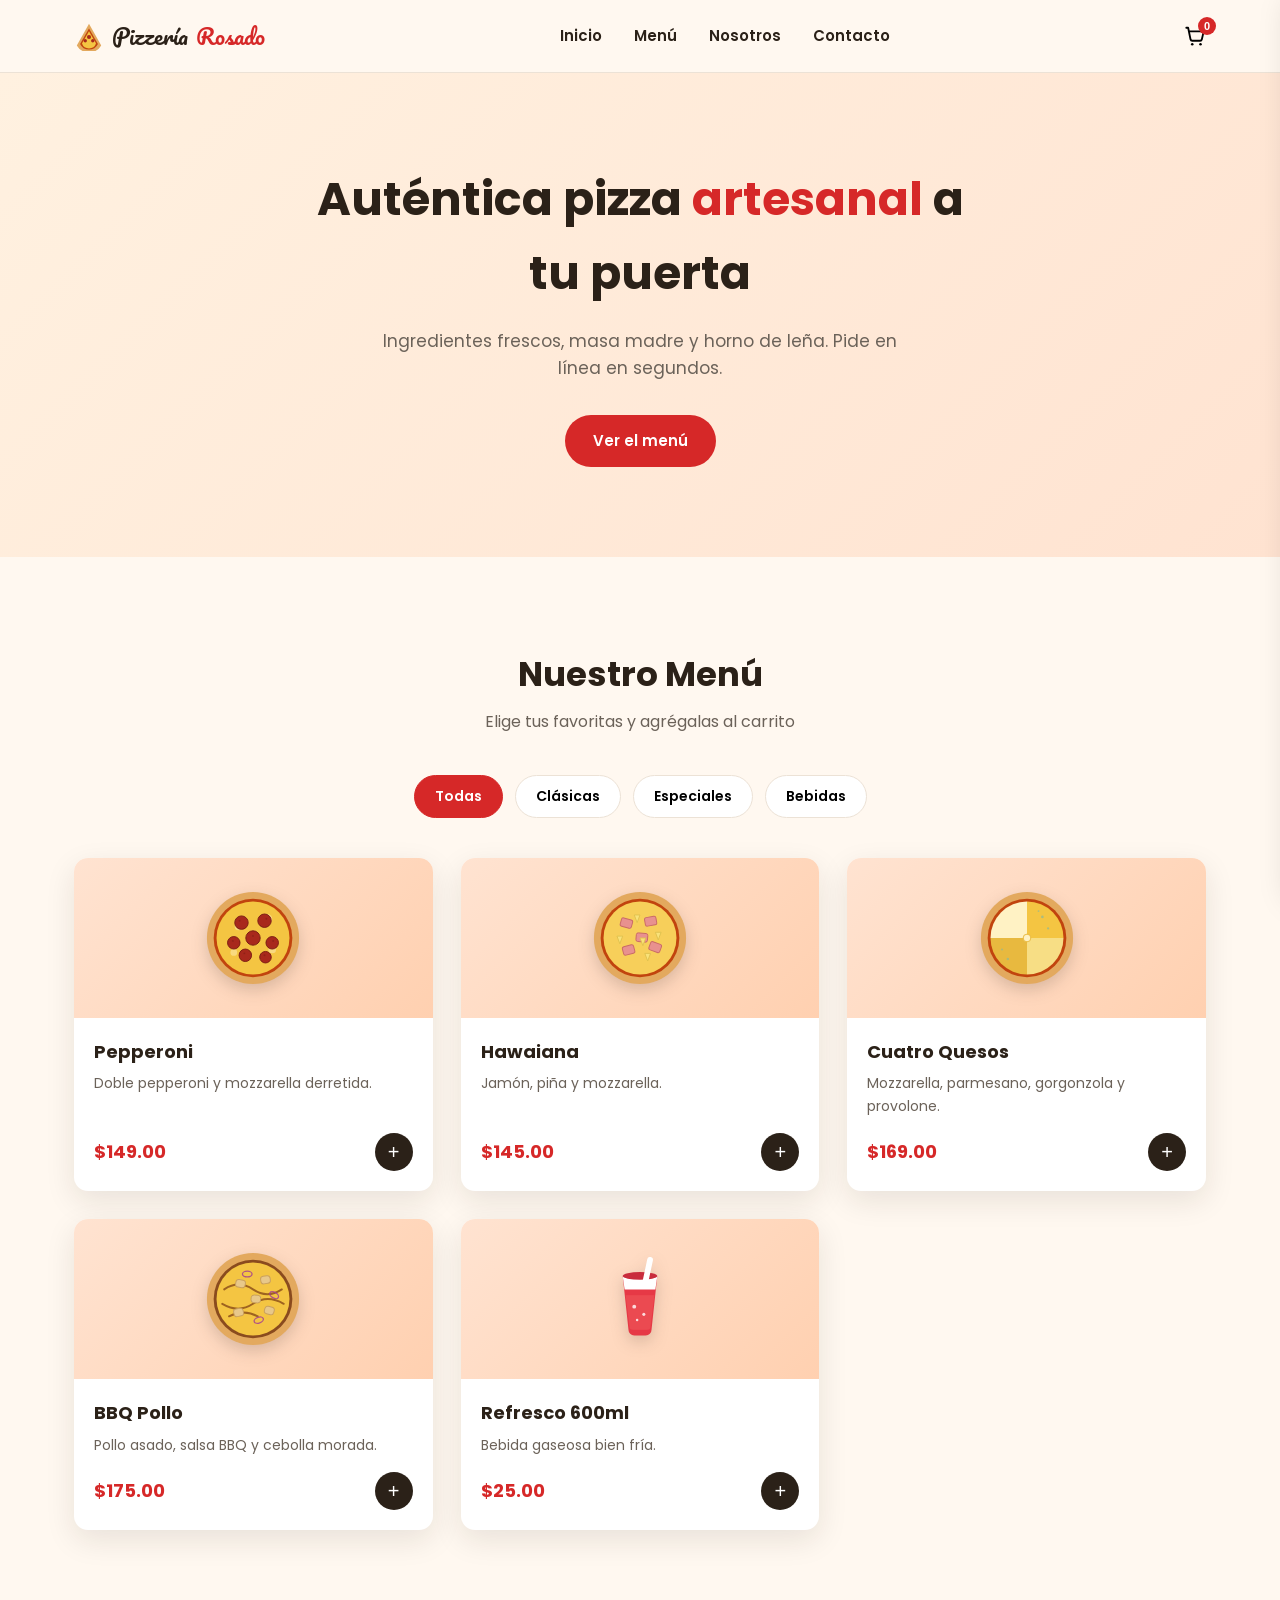
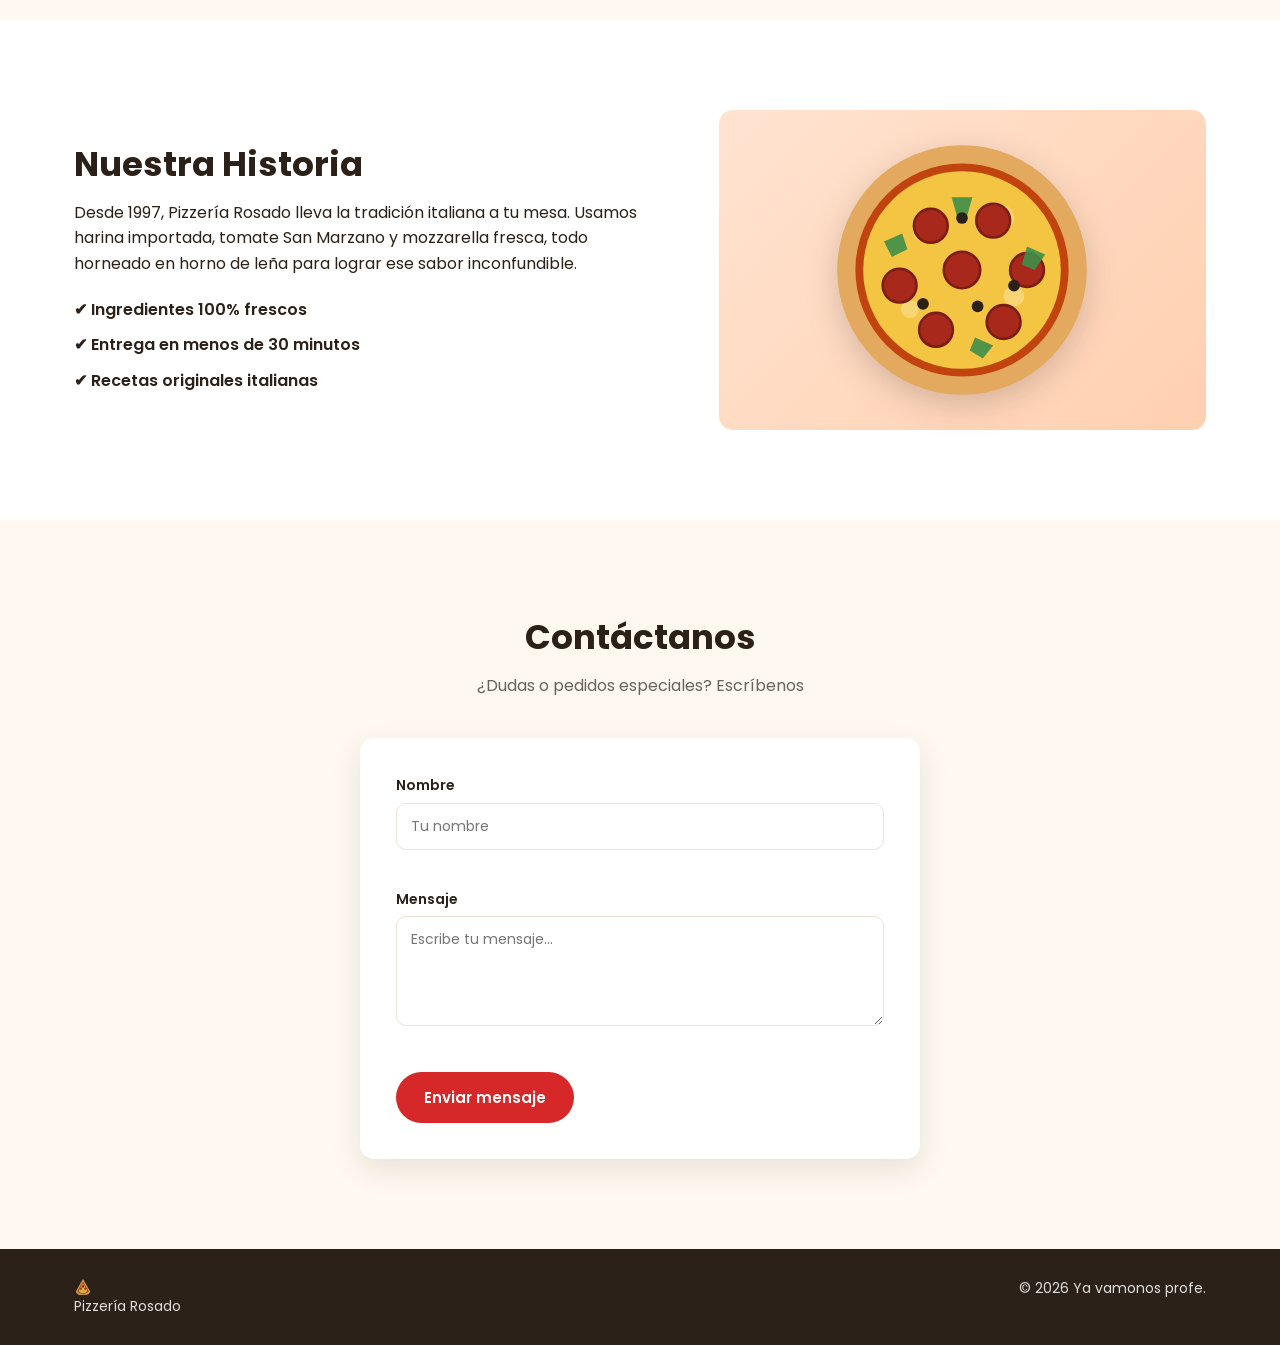
<file: P06R01_JQ_FJRL/index.html>
<!DOCTYPE html>
<html lang="es">
<head>
  <meta charset="UTF-8">
  <meta name="viewport" content="width=device-width, initial-scale=1.0">
  <title>Pizzería Rosado</title>
  <link rel="preconnect" href="https://fonts.googleapis.com">
  <link href="https://fonts.googleapis.com/css2?family=Poppins:wght@400;600;700&family=Pacifico&display=swap" rel="stylesheet">
  <link rel="stylesheet" href="css/style.css">
</head>
<body>

  <!-- HEADER -->
  <header class="header">
    <div class="container header__inner">
      <a href="#inicio" class="logo">
        <img src="img/logo-icon.svg" alt="" class="logo__icon">
        Pizzería <span>Rosado</span>
      </a>

      <nav class="nav" id="nav">
        <ul class="nav__list">
          <li><a href="#inicio" class="nav__link">Inicio</a></li>
          <li><a href="#menu" class="nav__link">Menú</a></li>
          <li><a href="#nosotros" class="nav__link">Nosotros</a></li>
          <li><a href="#contacto" class="nav__link">Contacto</a></li>
        </ul>
      </nav>

      <div class="header__actions">
        <button class="cart-btn" id="cartBtn" aria-label="Abrir carrito">
          <img src="img/cart-icon.svg" alt="" class="cart-btn__icon">
          <span class="cart-count" id="cartCount">0</span>
        </button>
        <button class="hamburger" id="hamburger" aria-label="Abrir menú">
          <span></span><span></span><span></span>
        </button>
      </div>
    </div>
  </header>

  <!-- HERO -->
  <section class="hero" id="inicio">
    <div class="container hero__inner">
      <h1 class="hero__title">Auténtica pizza <span>artesanal</span> a tu puerta</h1>
      <p class="hero__text">Ingredientes frescos, masa madre y horno de leña. Pide en línea en segundos.</p>
      <a href="#menu" class="btn btn--primary">Ver el menú</a>
    </div>
  </section>

  <!-- MENÚ -->
  <section class="menu" id="menu">
    <div class="container">
      <h2 class="section-title">Nuestro Menú</h2>
      <p class="section-subtitle">Elige tus favoritas y agrégalas al carrito</p>

      <div class="filters" id="filters">
        <button class="filter-btn active" data-filter="todas">Todas</button>
        <button class="filter-btn" data-filter="clasicas">Clásicas</button>
        <button class="filter-btn" data-filter="especiales">Especiales</button>
        <button class="filter-btn" data-filter="bebidas">Bebidas</button>
      </div>

      <div class="menu__grid" id="menuGrid">
        <!-- Las tarjetas se generan dinámicamente con jQuery -->
      </div>
    </div>
  </section>

  <!-- NOSOTROS -->
  <section class="about" id="nosotros">
    <div class="container about__inner">
      <div class="about__text">
        <h2 class="section-title section-title--left">Nuestra Historia</h2>
        <p>Desde 1997, Pizzería Rosado lleva la tradición italiana a tu mesa. Usamos harina importada,
          tomate San Marzano y mozzarella fresca, todo horneado en horno de leña para lograr ese sabor
          inconfundible.</p>
        <ul class="about__list">
          <li>✔ Ingredientes 100% frescos</li>
          <li>✔ Entrega en menos de 30 minutos</li>
          <li>✔ Recetas originales italianas</li>
        </ul>
      </div>
      <div class="about__img">
        <img src="img/pizza-hero.svg" alt="Pizza artesanal Rosado">
      </div>
    </div>
  </section>

  <!-- CONTACTO -->
  <section class="contact" id="contacto">
    <div class="container">
      <h2 class="section-title">Contáctanos</h2>
      <p class="section-subtitle">¿Dudas o pedidos especiales? Escríbenos</p>

      <form id="contactForm" class="contact-form" novalidate>
        <div class="form-group">
          <label for="name">Nombre</label>
          <input type="text" id="name" name="name" placeholder="Tu nombre">
          <span class="error-msg" id="nameError"></span>
        </div>

        <div class="form-group">
          <label for="message">Mensaje</label>
          <textarea id="message" name="message" rows="4" placeholder="Escribe tu mensaje..."></textarea>
          <span class="error-msg" id="messageError"></span>
        </div>

        <button type="submit" class="btn btn--primary">Enviar mensaje</button>
        <p class="form-success" id="formSuccess">¡Gracias! Tu mensaje fue enviado correctamente.</p>
      </form>
    </div>
  </section>

  <!-- FOOTER -->
  <footer class="footer">
    <div class="container footer__inner">
      <p><img src="img/logo-icon.svg" alt="" class="footer__icon"> Pizzería Rosado</p>
      <p>&copy; <span id="year"></span> Ya vamonos profe.</p>
    </div>
  </footer>

  <!-- OVERLAY -->
  <div class="overlay" id="overlay"></div>

  <!-- CARRITO -->
  <aside class="cart" id="cart">
    <div class="cart__header">
      <h3>Tu pedido</h3>
      <button class="cart__close" id="cartClose" aria-label="Cerrar carrito">&times;</button>
    </div>

    <div class="cart__items" id="cartItems">
      <p class="cart__empty" id="cartEmpty">Tu carrito está vacío</p>
    </div>

    <div class="cart__footer">
      <div class="cart__total">
        <span>Total:</span>
        <span id="cartTotal">$0.00</span>
      </div>
      <button class="btn btn--primary btn--block" id="checkoutBtn">Realizar pedido</button>
    </div>
  </aside>

  <!-- TOAST -->
  <div class="toast" id="toast"></div>

  <script src="https://code.jquery.com/jquery-3.7.1.min.js"></script>
  <script src="js/script.js"></script>
</body>
</html>
</file>
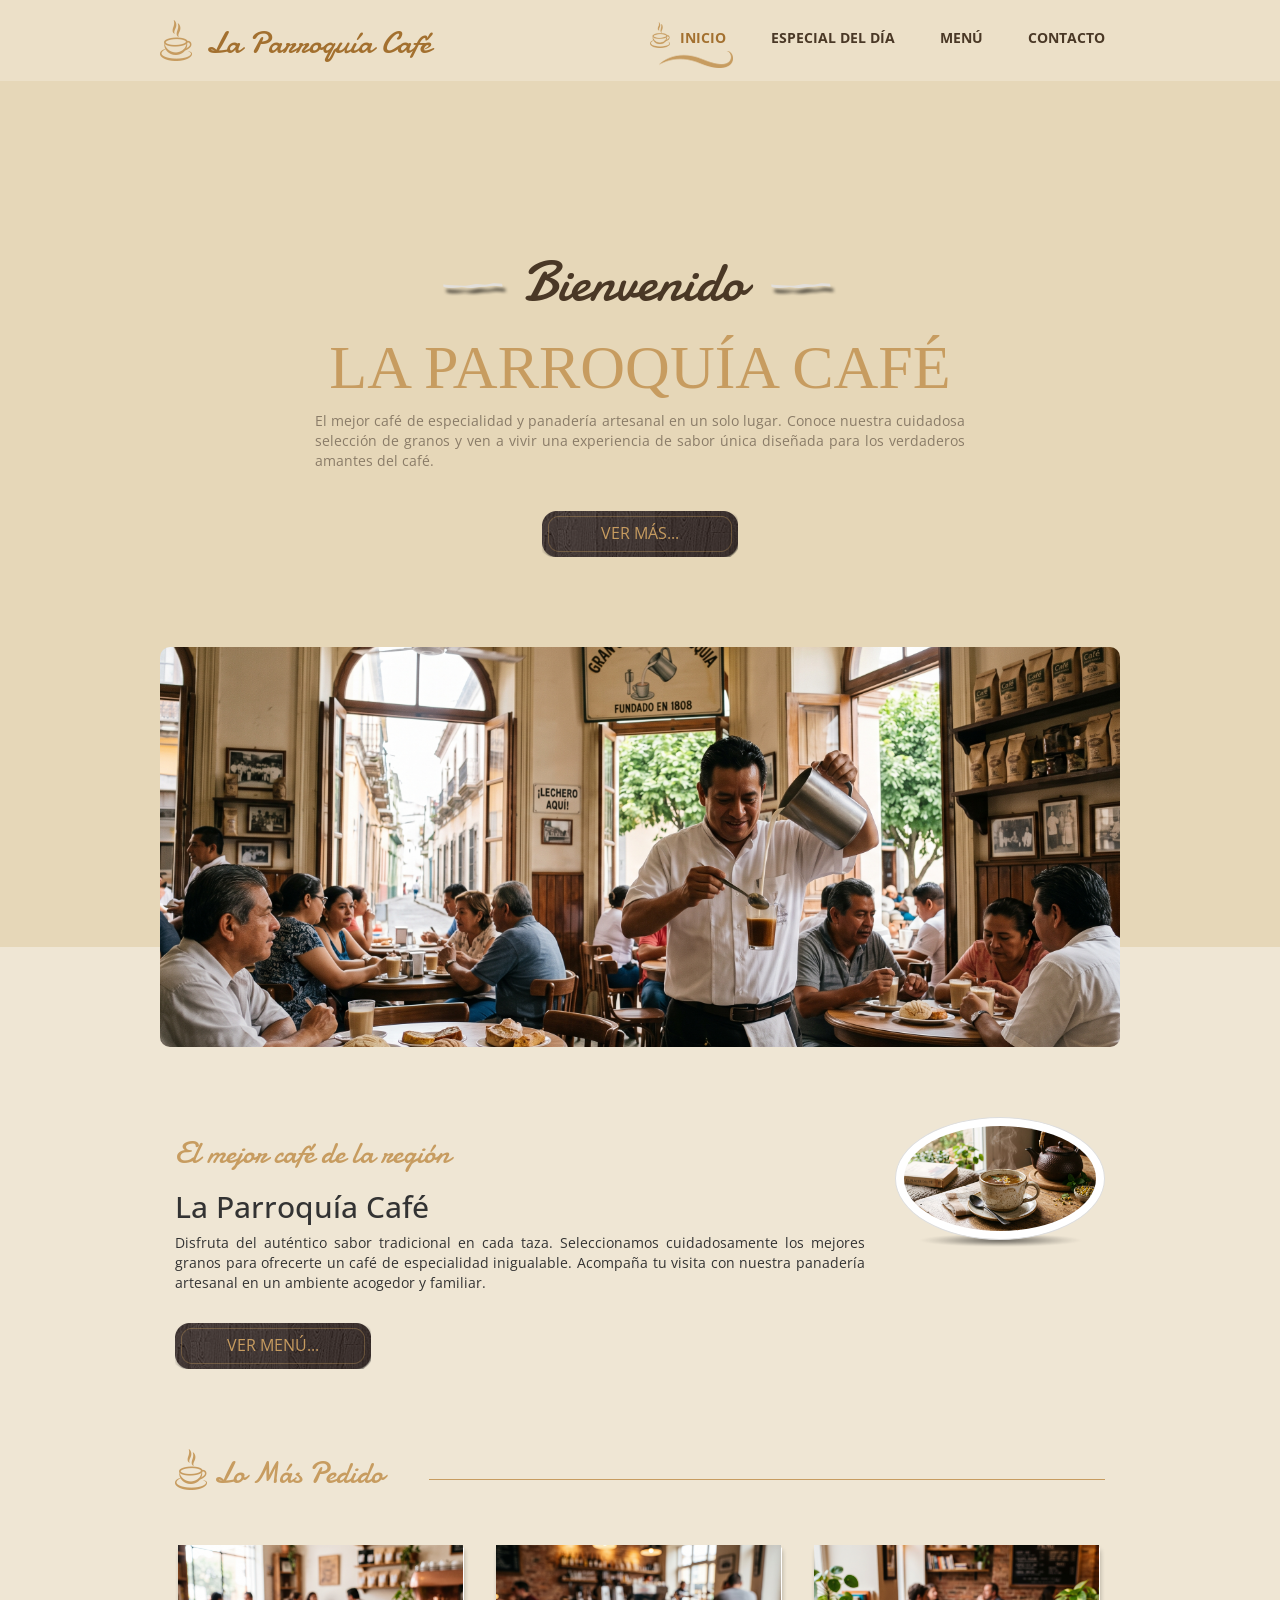
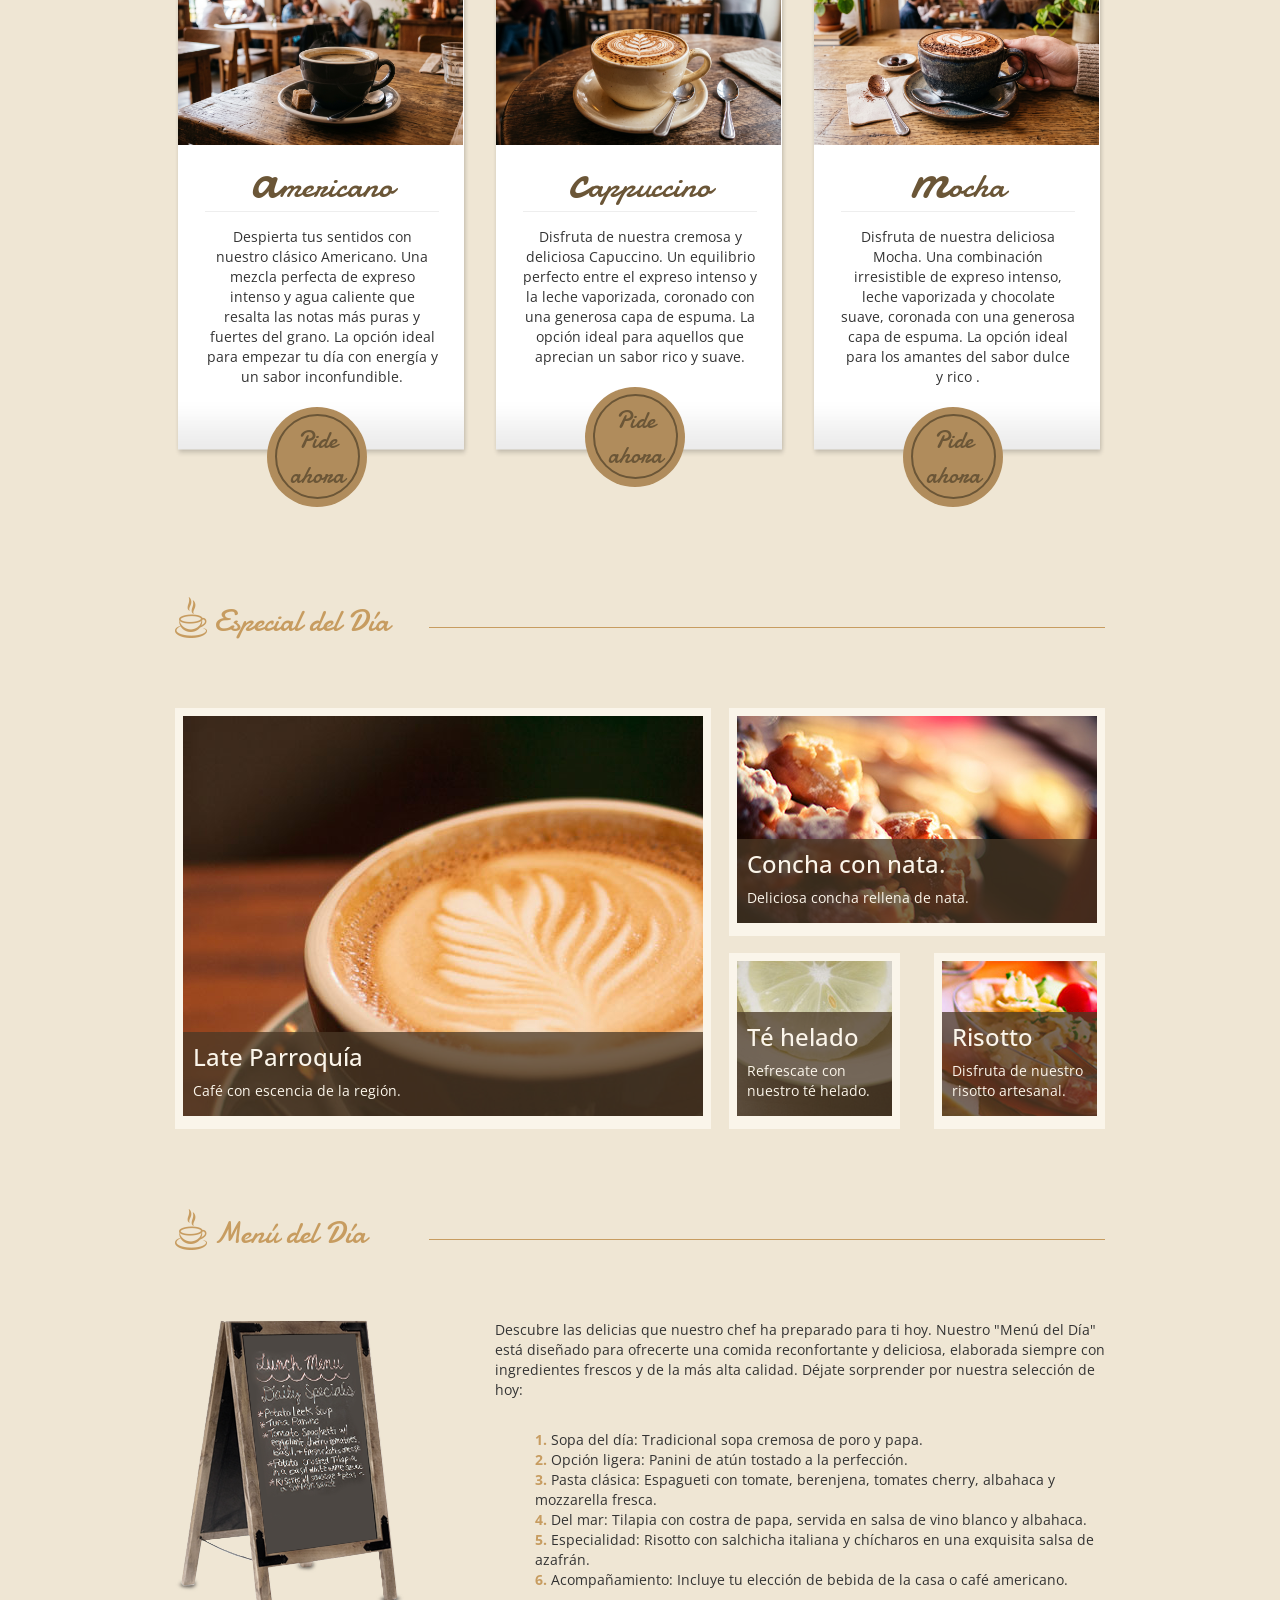
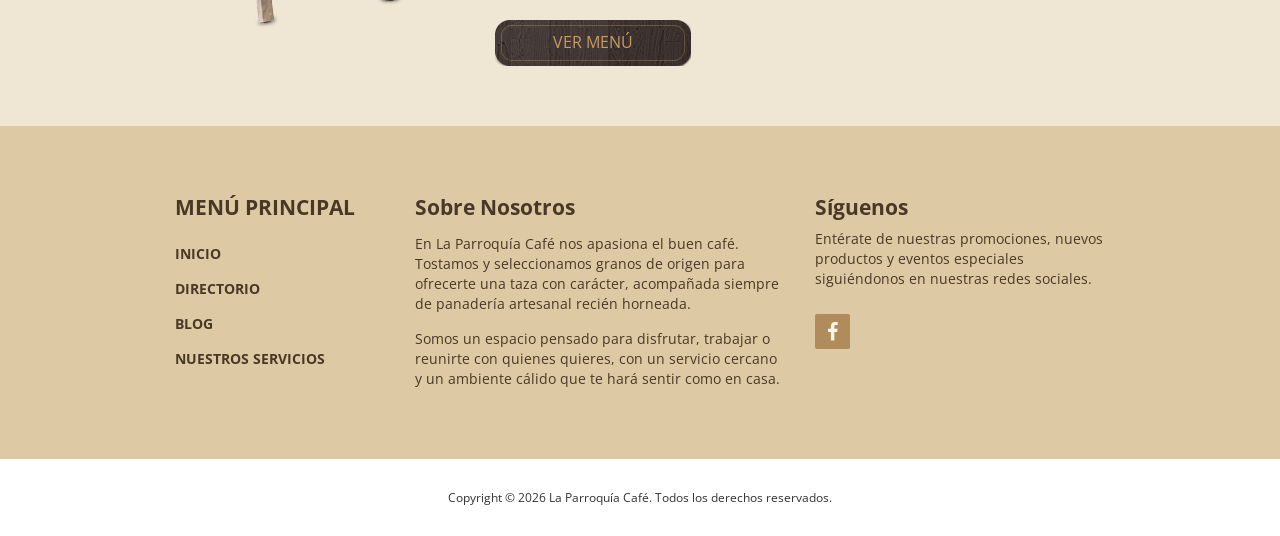
<file: P02R01_WP_FJRL/P02R01_WP_FJRL/template/index.html>
<!DOCTYPE html>
<html lang="es">
<head>
  <meta charset="utf-8">
  <meta http-equiv="X-UA-Compatible" content="IE=edge">
  <meta name="viewport" content="width=device-width, initial-scale=1">
  <title>La Parroquía Café</title>
<!-- 
Cafe House Template
http://www.templatemo.com/tm-466-cafe-house
-->
  <link href='http://fonts.googleapis.com/css?family=Open+Sans:400,300,400italic,600,700' rel='stylesheet' type='text/css'>
  <link href='http://fonts.googleapis.com/css?family=Damion' rel='stylesheet' type='text/css'>
  <link href="css/bootstrap.min.css" rel="stylesheet">
  <link href="css/font-awesome.min.css" rel="stylesheet">
  <link href="css/templatemo-style.css" rel="stylesheet">
  <link rel="shortcut icon" href="img/favicon.ico" type="image/x-icon" />

  <!-- HTML5 shim and Respond.js for IE8 support of HTML5 elements and media queries -->
  <!-- WARNING: Respond.js doesn't work if you view the page via file:// -->
    <!--[if lt IE 9]>
    <script src="https://oss.maxcdn.com/html5shiv/3.7.2/html5shiv.min.js"></script>
    <script src="https://oss.maxcdn.com/respond/1.4.2/respond.min.js"></script>
    <![endif]-->

  </head>
  <body>
    <!-- Preloader -->
    <div id="loader-wrapper">
      <div id="loader"></div>
      <div class="loader-section section-left"></div>
      <div class="loader-section section-right"></div>
    </div>
    <!-- End Preloader -->
    <div class="tm-top-header">
      <div class="container">
        <div class="row">
          <div class="tm-top-header-inner">
            <div class="tm-logo-container">
              <img src="img/logo.png" alt="Logo" class="tm-site-logo">
              <h1 class="tm-site-name tm-handwriting-font">La Parroquía Café</h1>
            </div>
            <div class="mobile-menu-icon">
              <i class="fa fa-bars"></i>
            </div>
            <nav class="tm-nav">
              <ul>
                <li><a href="index.html" class="active">Inicio</a></li>
                <li><a href="today-special.html">Especial del Día</a></li>
                <li><a href="menu.html">Menú</a></li>
                <li><a href="contact.html">Contacto</a></li>
              </ul>
            </nav>   
          </div>           
        </div>    
      </div>
    </div>
    <section class="tm-welcome-section">
      <div class="container tm-position-relative">      
        <div class="row tm-welcome-content">
          <h2 class="white-text tm-handwriting-font tm-welcome-header"><img src="img/header-line.png" alt="Line" class="tm-header-line">&nbsp;Bienvenido&nbsp;&nbsp;<img src="img/header-line.png" alt="Line" class="tm-header-line"></h2>
          <h2 class="gold-text tm-welcome-header-2">La Parroquía Café</h2>
          <p class="gray-text tm-welcome-description">El mejor café de especialidad y panadería artesanal en un solo lugar. Conoce nuestra cuidadosa selección de granos y ven a vivir una experiencia de sabor única diseñada para los verdaderos amantes del café.</p>
          <a href="#main" class="tm-more-button tm-more-button-welcome">Ver más...</a>      
        </div>
        <img src="img/lugar.jpg" alt="Table Set" class="tm-table-set img-responsive" style="width: 100%; height: 400px; object-fit: cover; border-radius: 10px;">             
      </div>      
    </section>
    <div class="tm-main-section light-gray-bg">
      <div class="container" id="main">
        <section class="tm-section row">
          <div class="col-lg-9 col-md-9 col-sm-8">
            <h2 class="tm-section-header gold-text tm-handwriting-font">El mejor café de la región</h2>
            <h2>La Parroquía Café</h2>
            <p class="tm-welcome-description">Disfruta del auténtico sabor tradicional en cada taza. Seleccionamos cuidadosamente los mejores granos para ofrecerte un café de especialidad inigualable. Acompaña tu visita con nuestra panadería artesanal en un ambiente acogedor y familiar.</p>
            <a href="#" class="tm-more-button margin-top-30">Ver menú...</a> 
          </div>
          <div class="col-lg-3 col-md-3 col-sm-4 tm-welcome-img-container">
            <div class="inline-block shadow-img">
              <img src="img/Te.jpg" alt="Image" class="img-circle img-thumbnail">  
            </div>              
          </div>            
        </section>          
        <section class="tm-section tm-section-margin-bottom-0 row">
          <div class="col-lg-12 tm-section-header-container">
            <h2 class="tm-section-header gold-text tm-handwriting-font"><img src="img/logo.png" alt="Logo" class="tm-site-logo"> Lo Más Pedido</h2>
            <div class="tm-hr-container"><hr class="tm-hr"></div>
          </div>
          <div class="col-lg-12 tm-popular-items-container">
            <div class="tm-popular-item">
              <img src="img/Americano.jpg" alt="Popular" class="tm-popular-item-img" style="width: 97%; height: 200px; object-fit: cover;">
              <div class="tm-popular-item-description">
                <h3 class="tm-handwriting-font tm-popular-item-title"><span class="tm-handwriting-font bigger-first-letter">a</span>mericano</h3><hr class="tm-popular-item-hr">
                <p>Despierta tus sentidos con nuestro clásico Americano. Una mezcla perfecta de expreso intenso y agua caliente que resalta las notas más puras y fuertes del grano. La opción ideal para empezar tu día con energía y un sabor inconfundible.</p>
                <div class="order-now-container">
                  <a href="https://web.didiglobal.com/mx/food/cordoba-ver/la-parroquia-de-veracruz-plaza-o/5764607588239672435/" target="_blank" rel="noopener" class="order-now-link tm-handwriting-font">Pide ahora</a>
                </div>
              </div>              
            </div>
            <div class="tm-popular-item">
              <img src="img/cafe2.jpg" alt="Popular" class="tm-popular-item-img" style="width: 97%; height: 200px; object-fit: cover;">
              <div class="tm-popular-item-description">
                <h3 class="tm-handwriting-font tm-popular-item-title"><span class="tm-handwriting-font bigger-first-letter">c</span>appuccino</h3><hr class="tm-popular-item-hr">
                <p>Disfruta de nuestra cremosa y deliciosa Capuccino. Un equilibrio perfecto entre el expreso intenso y la leche vaporizada, coronado con una generosa capa de espuma. La opción ideal para aquellos que aprecian un sabor rico y suave.</p>
                <div class="order-now-container">
                  <a href="https://web.didiglobal.com/mx/food/cordoba-ver/la-parroquia-de-veracruz-plaza-o/5764607588239672435/" target="_blank" rel="noopener" class="order-now-link tm-handwriting-font">Pide ahora</a>
                </div>
              </div>              
            </div>
            <div class="tm-popular-item">
              <img src="img/Mocha.jpg" alt="Popular" class="tm-popular-item-img" style="width: 97%; height: 200px; object-fit: cover;">
              <div class="tm-popular-item-description">
                <h3 class="tm-handwriting-font tm-popular-item-title"><span class="tm-handwriting-font bigger-first-letter">m</span>ocha</h3><hr class="tm-popular-item-hr">
                <p>Disfruta de nuestra deliciosa Mocha. Una combinación irresistible de expreso intenso, leche vaporizada y chocolate suave, coronada con una generosa capa de espuma. La opción ideal para los amantes del sabor dulce y rico .</p>
                <div class="order-now-container">
                  <a href="https://web.didiglobal.com/mx/food/cordoba-ver/la-parroquia-de-veracruz-plaza-o/5764607588239672435/" target="_blank" rel="noopener" class="order-now-link tm-handwriting-font">Pide ahora</a>
                </div>
              </div>              
            </div>
          </div>          
        </section>
        <section class="tm-section row">
          <div class="col-lg-12 tm-section-header-container">
            <h2 class="tm-section-header gold-text tm-handwriting-font"><img src="img/logo.png" alt="Logo" class="tm-site-logo"> Especial del Día</h2>
            <div class="tm-hr-container"><hr class="tm-hr"></div>
          </div>          
          <div class="col-lg-12 tm-special-container margin-top-60">
            <div class="tm-special-container-left"> <!-- left -->
              <div class="tm-special-item">
                <div class="tm-special-img-container">
                  <img src="img/special-1.jpg" alt="Special" class="tm-special-img img-responsive">  
                  <a href="#">
                    <div class="tm-special-description">
                      <h3 class="tm-special-title">Late Parroquía</h3>
                      <p>Café con escencia de la región.</p>  
                    </div>            
                  </a>
                </div>
              </div>
            </div>
            <div class="tm-special-container-right"> <!-- right -->
              <div>
                <div class="tm-special-item">
                  <div class="tm-special-img-container">
                    <img src="img/special-2.jpg" alt="Special" class="img-responsive">  
                    <a href="#">
                      <div class="tm-special-description">
                        <h3 class="tm-special-title">Concha con nata.</h3>
                        <p>Deliciosa concha rellena de nata.</p>
                      </div>
                    </a>
                  </div>
                </div>  
              </div>
              <div class="tm-special-container-lower">
                <div class="tm-special-item">
                  <div class="tm-special-img-container">
                    <img src="img/special-3.jpg" alt="Special" class="img-responsive">  
                    <a href="#">
                      <div class="tm-special-description">
                        <h3 class="tm-special-title">Té helado</h3>
                        <p>Refrescate con nuestro té helado.</p>
                      </div>
                    </a>
                  </div>
                </div>
                <div class="tm-special-item">
                  <div class="tm-special-img-container">
                    <img src="img/special-4.jpg" alt="Special" class="img-responsive">  
                    <a href="#">
                      <div class="tm-special-description">
                        <h3 class="tm-special-title">Risotto</h3>
                        <p>Disfruta de nuestro risotto artesanal.</p>
                      </div>
                    </a>
                  </div>
                </div>  
              </div>              
            </div>
          </div>
        </section>
        <section class="tm-section">
          <div class="row">
            <div class="col-lg-12 tm-section-header-container">
              <h2 class="tm-section-header gold-text tm-handwriting-font"><img src="img/logo.png" alt="Logo" class="tm-site-logo"> Menú del Día</h2> 
              <div class="tm-hr-container"><hr class="tm-hr"></div> 
            </div>  
          </div>          
          <div class="row">
            <div class="tm-daily-menu-container margin-top-60">
              <div class="col-lg-4 col-md-4">
                <img src="img/menu-board.png" alt="Menu board" class="tm-daily-menu-img">      
              </div>            
              <div class="col-lg-8 col-md-8">
                <p>Descubre las delicias que nuestro chef ha preparado para ti hoy. Nuestro "Menú del Día" está diseñado para ofrecerte una comida reconfortante y deliciosa, elaborada siempre con ingredientes frescos y de la más alta calidad. Déjate sorprender por nuestra selección de hoy:</p>
                <ol class="margin-top-30">
                  <li>Sopa del día: Tradicional sopa cremosa de poro y papa.</li> 
                  <li>Opción ligera: Panini de atún tostado a la perfección.</li>
                  <li>Pasta clásica: Espagueti con tomate, berenjena, tomates cherry, albahaca y mozzarella fresca.</li> 
                  <li>Del mar: Tilapia con costra de papa, servida en salsa de vino blanco y albahaca.</li> 
                  <li>Especialidad: Risotto con salchicha italiana y chícharos en una exquisita salsa de azafrán.</li> 
                  <li>Acompañamiento: Incluye tu elección de bebida de la casa o café americano.</li> 
                </ol>
                <a href="menu.html" class="tm-more-button margin-top-30">VER MENÚ</a>    
              </div>
            </div>
          </div>          
        </section>
      </div>
    </div> 
    <footer>
      <div class="tm-black-bg">
        <div class="container">
          <div class="row margin-bottom-60">
            <nav class="col-lg-3 col-md-3 tm-footer-nav tm-footer-div">
              <h3 class="tm-footer-div-title">Menú Principal</h3>
              <ul>
                <li><a href="#">Inicio</a></li>
                <li><a href="#">Directorio</a></li>
                <li><a href="#">Blog</a></li>
                <li><a href="#">Nuestros Servicios</a></li>
              </ul>
            </nav>
            <div class="col-lg-5 col-md-5 tm-footer-div">
              <h3 class="tm-footer-div-title">Sobre Nosotros</h3>
              <p class="margin-top-15">En La Parroquía Café nos apasiona el buen café. Tostamos y seleccionamos granos de origen para ofrecerte una taza con carácter, acompañada siempre de panadería artesanal recién horneada.</p>
              <p class="margin-top-15">Somos un espacio pensado para disfrutar, trabajar o reunirte con quienes quieres, con un servicio cercano y un ambiente cálido que te hará sentir como en casa.</p>
            </div>
            <div class="col-lg-4 col-md-4 tm-footer-div">
              <h3 class="tm-footer-div-title">Síguenos</h3>
              <p>Entérate de nuestras promociones, nuevos productos y eventos especiales siguiéndonos en nuestras redes sociales.</p>
              <div class="tm-social-icons-container">
                <a href="https://www.facebook.com/laparroquiadeveracruzpuebla/?locale=es_LA" class="tm-social-icon"><i class="fa fa-facebook"></i></a>
              </div>
            </div>
          </div>          
        </div>  
      </div>      
      <div>
        <div class="container">
          <div class="row tm-copyright">
           <p class="col-lg-12 small copyright-text text-center">Copyright &copy; 2026 La Parroquía Café. Todos los derechos reservados.</p>
         </div>  
       </div>
     </div>
   </footer> <!-- Footer content-->  
   <!-- JS -->
   <script type="text/javascript" src="js/jquery-1.11.2.min.js"></script>      <!-- jQuery -->
   <script type="text/javascript" src="js/templatemo-script.js"></script>      <!-- Templatemo Script -->

 </body>
 </html>
</file>
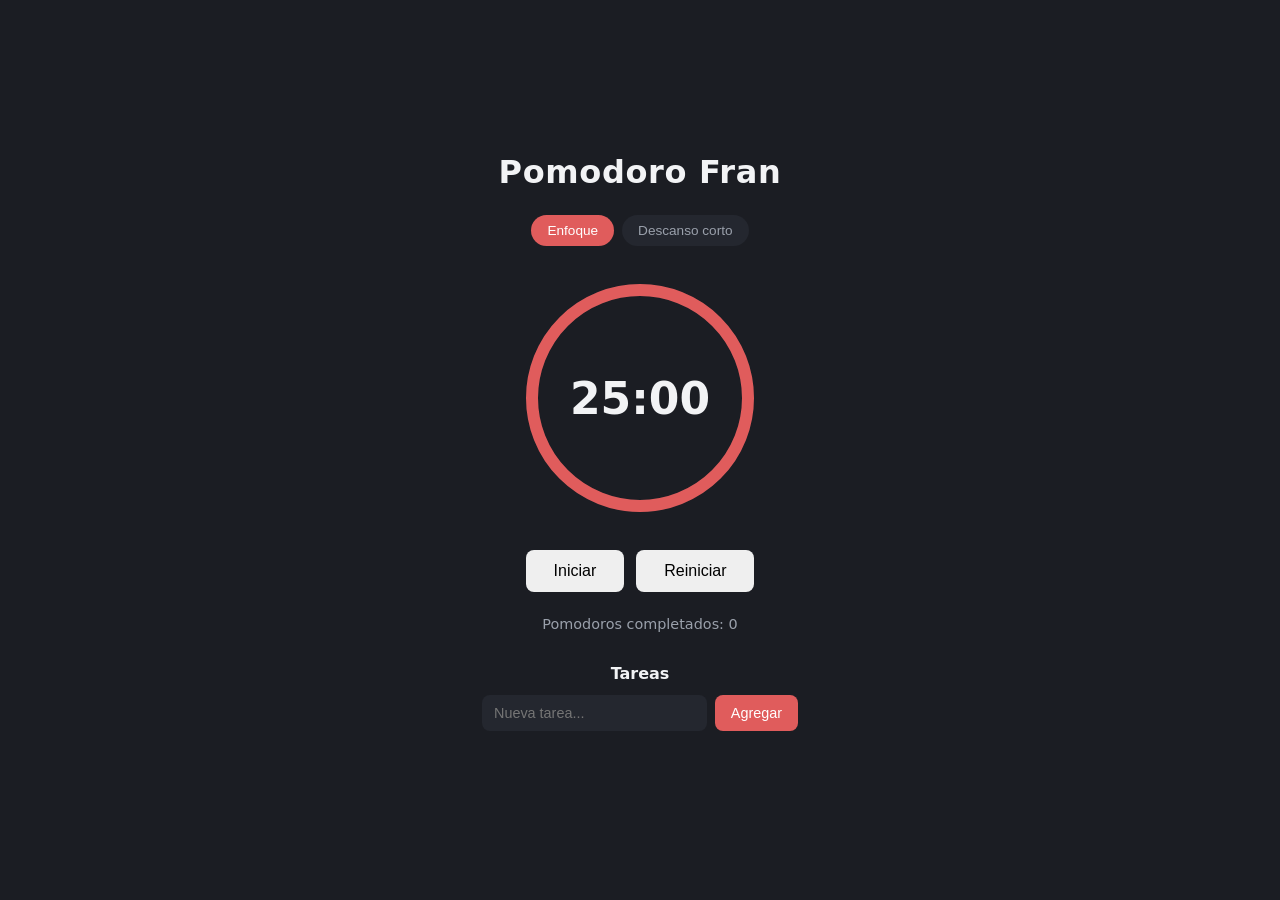
<file: P03R01_P_FJRL/Codigo/P03R01_P_FJRL.html>
<!DOCTYPE html>
<html lang="es">
<head>
  <meta charset="UTF-8" />
  <meta name="viewport" content="width=device-width, initial-scale=1.0" />
  <title>Pomodoro Fran</title>
  <link rel="icon" type="image/png" href="katana.png" />
  <link rel="stylesheet" href="P03R01_P_FJRL.css" />
</head>
<body>
  <main class="app">
    <h1>Pomodoro Fran</h1>

    <div class="mode">
      <button class="mode-btn active" data-mode="focus">Enfoque</button>
      <button class="mode-btn" data-mode="short">Descanso corto</button>
    </div>

    <div class="timer-ring">
      <svg viewBox="0 0 200 200">
        <circle class="ring-bg" cx="100" cy="100" r="90"></circle>
        <circle class="ring-progress" cx="100" cy="100" r="90"></circle>
      </svg>
      <div class="time-display" id="tiempo">25:00</div>
    </div>

    <div class="controles">
      <button id="pausa">Iniciar</button>
      <button id="reinicio">Reiniciar</button>
    </div>

    <p class="cycle-info">Pomodoros completados: <span id="ciclos">0</span></p>

    <section class="tasks">
      <h2>Tareas</h2>
      <form id="form-tarea" class="task-form">
        <input type="text" id="input-tarea" placeholder="Nueva tarea..." autocomplete="off" />
        <button type="submit">Agregar</button>
      </form>
      <ul id="lista-tareas" class="task-list"></ul>
    </section>
  </main>

  <script src="P03R01_P_FJRL.js"></script>
</body>
</html>
</file>
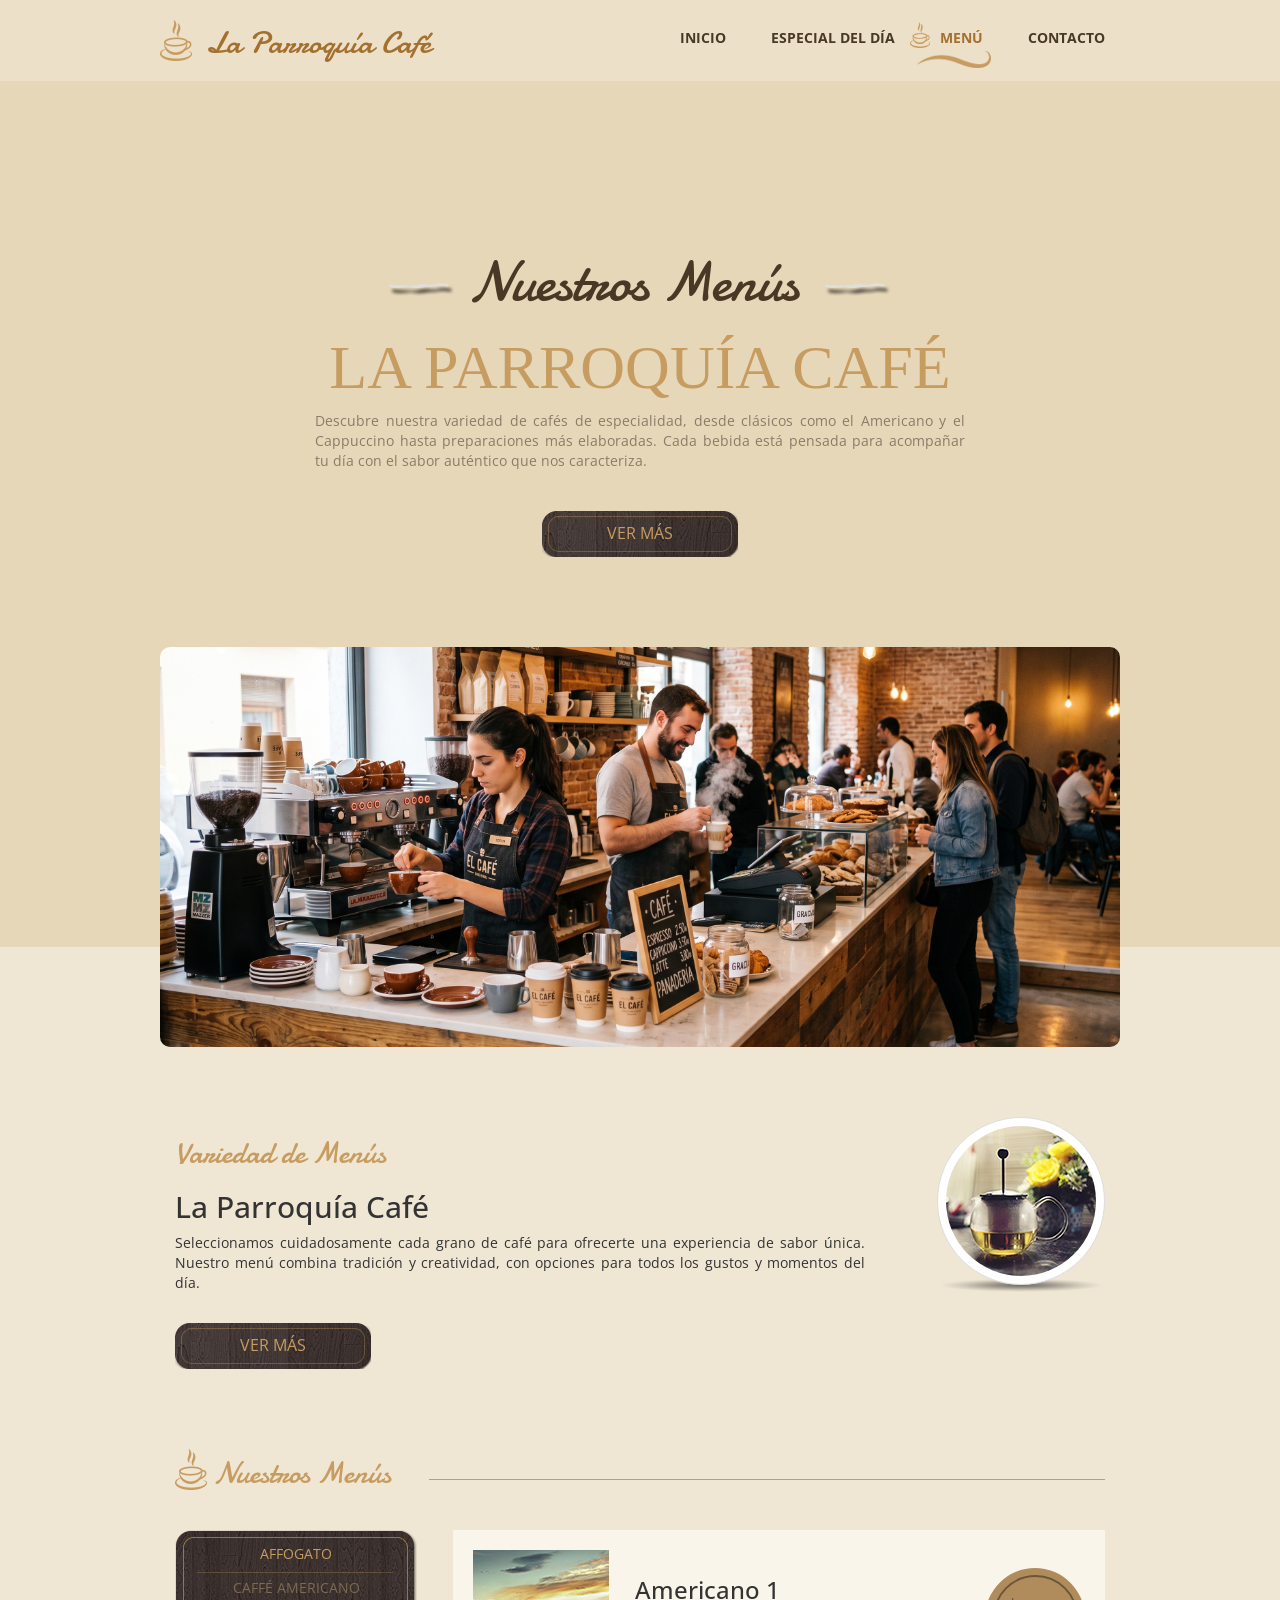
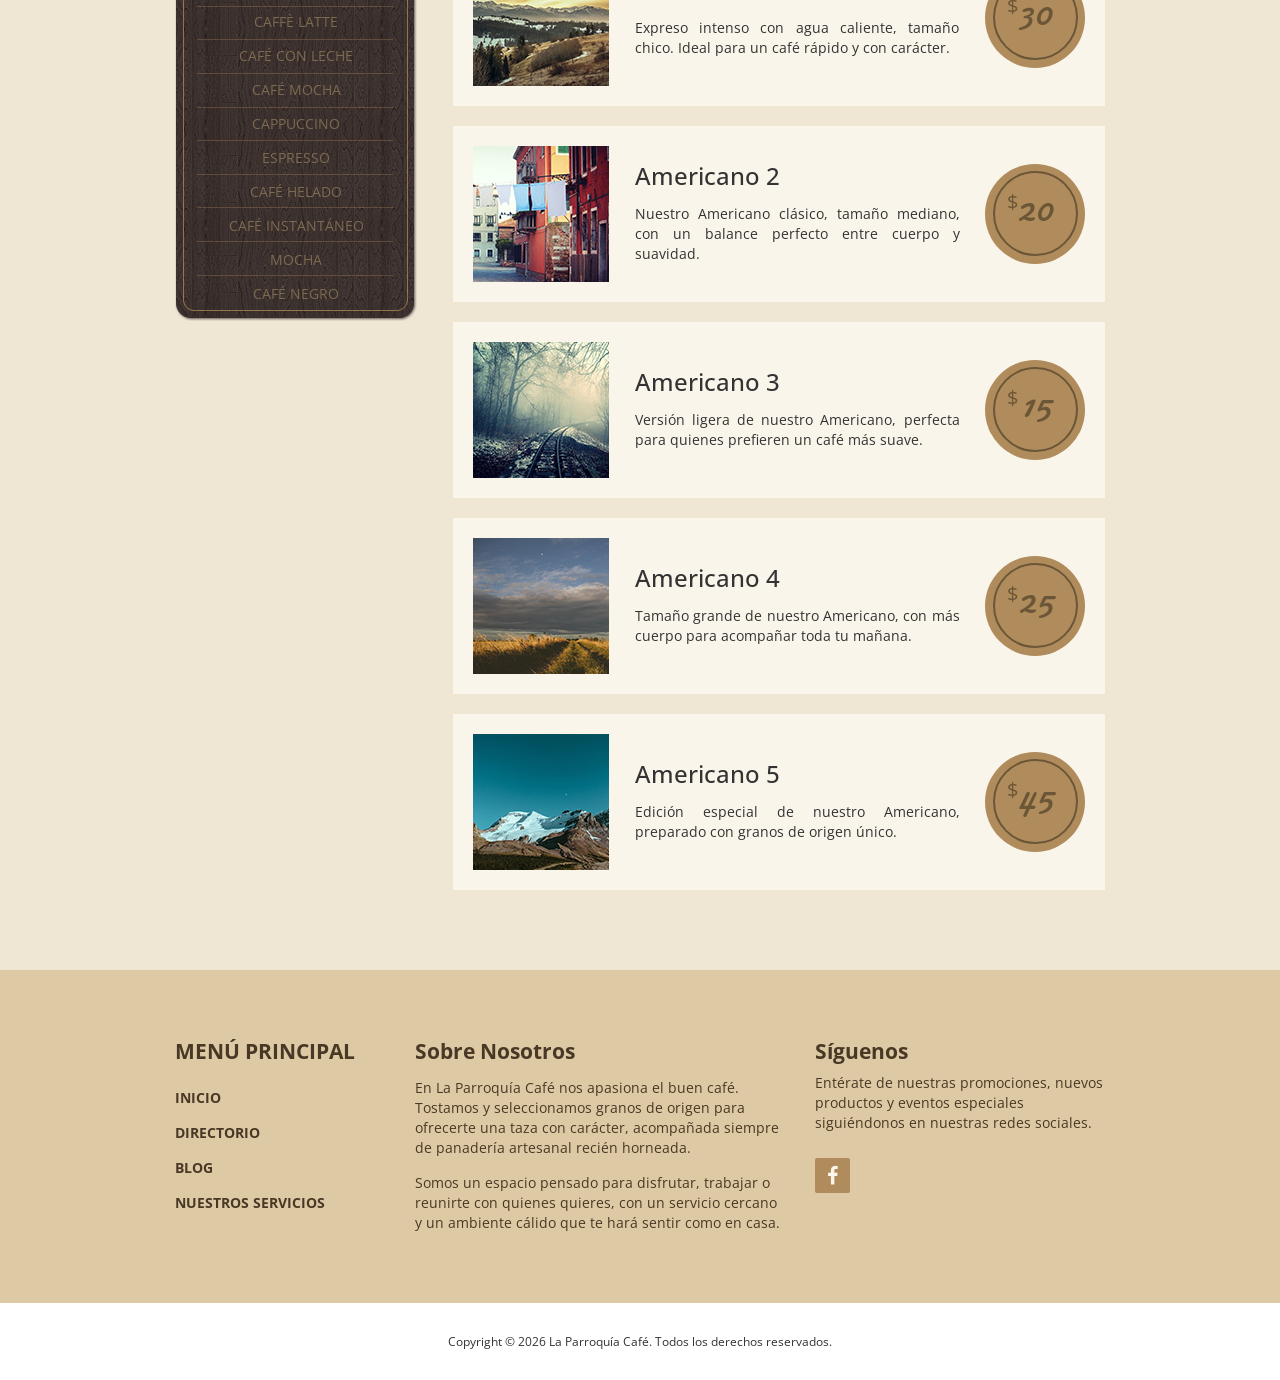
<file: P02R01_WP_FJRL/P02R01_WP_FJRL/template/menu.html>
<!DOCTYPE html>
<html lang="es">
<head>
  <meta charset="utf-8">
  <meta http-equiv="X-UA-Compatible" content="IE=edge">
  <meta name="viewport" content="width=device-width, initial-scale=1">
  <title>La Parroquía Café - Menú</title>
<!-- 
Cafe House Template
http://www.templatemo.com/tm-466-cafe-house
-->
  <link href='http://fonts.googleapis.com/css?family=Open+Sans:400,300,400italic,600,700' rel='stylesheet' type='text/css'>
  <link href='http://fonts.googleapis.com/css?family=Damion' rel='stylesheet' type='text/css'>
  <link href="css/bootstrap.min.css" rel="stylesheet">
  <link href="css/font-awesome.min.css" rel="stylesheet">
  <link href="css/templatemo-style.css" rel="stylesheet">
  <link rel="shortcut icon" href="img/favicon.ico" type="image/x-icon" />

  <!-- HTML5 shim and Respond.js for IE8 support of HTML5 elements and media queries -->
  <!-- WARNING: Respond.js doesn't work if you view the page via file:// -->
    <!--[if lt IE 9]>
    <script src="https://oss.maxcdn.com/html5shiv/3.7.2/html5shiv.min.js"></script>
    <script src="https://oss.maxcdn.com/respond/1.4.2/respond.min.js"></script>
    <![endif]-->

  </head>
  <body>
    <!-- Preloader -->
    <div id="loader-wrapper">
      <div id="loader"></div>
      <div class="loader-section section-left"></div>
      <div class="loader-section section-right"></div>
    </div>
    <!-- End Preloader -->
    <div class="tm-top-header">
      <div class="container">
        <div class="row">
          <div class="tm-top-header-inner">
            <div class="tm-logo-container">
              <img src="img/logo.png" alt="Logo" class="tm-site-logo">
              <h1 class="tm-site-name tm-handwriting-font">La Parroquía Café</h1>
            </div>
            <div class="mobile-menu-icon">
              <i class="fa fa-bars"></i>
            </div>
            <nav class="tm-nav">
              <ul>
                <li><a href="index.html">Inicio</a></li>
                <li><a href="today-special.html">Especial del Día</a></li>
                <li><a href="menu.html" class="active">Menú</a></li>
                <li><a href="contact.html">Contacto</a></li>
              </ul>
            </nav>   
          </div>           
        </div>    
      </div>
    </div>
    <section class="tm-welcome-section">
      <div class="container tm-position-relative"> 
        <div class="row tm-welcome-content">
          <h2 class="white-text tm-handwriting-font tm-welcome-header"><img src="img/header-line.png" alt="Line" class="tm-header-line">&nbsp;Nuestros Menús&nbsp;&nbsp;<img src="img/header-line.png" alt="Line" class="tm-header-line"></h2>
          <h2 class="gold-text tm-welcome-header-2">La Parroquía Café</h2>
          <p class="gray-text tm-welcome-description">Descubre nuestra variedad de cafés de especialidad, desde clásicos como el Americano y el Cappuccino hasta preparaciones más elaboradas. Cada bebida está pensada para acompañar tu día con el sabor auténtico que nos caracteriza.</p>
          <a href="#main" class="tm-more-button tm-more-button-welcome">Ver más</a>      
        </div>
        <img src="img/barraCafe.jpg" alt="Table Set" class="tm-table-set img-responsive" style="width: 100%; height: 400px; object-fit: cover; border-radius: 10px;">  
      </div>      
    </section>
    <div class="tm-main-section light-gray-bg">
      <div class="container" id="main">
        <section class="tm-section row">
          <div class="col-lg-9 col-md-9 col-sm-8">
            <h2 class="tm-section-header gold-text tm-handwriting-font">Variedad de Menús</h2>
            <h2>La Parroquía Café</h2>
            <p class="tm-welcome-description">Seleccionamos cuidadosamente cada grano de café para ofrecerte una experiencia de sabor única. Nuestro menú combina tradición y creatividad, con opciones para todos los gustos y momentos del día.</p>
            <a href="#" class="tm-more-button margin-top-30">Ver más</a> 
          </div>
          <div class="col-lg-3 col-md-3 col-sm-4 tm-welcome-img-container">
            <div class="inline-block shadow-img">
              <img src="img/1.jpg" alt="Image" class="img-circle img-thumbnail">  
            </div>              
          </div>            
        </section>          
        <section class="tm-section row">
          <div class="col-lg-12 tm-section-header-container margin-bottom-30">
            <h2 class="tm-section-header gold-text tm-handwriting-font"><img src="img/logo.png" alt="Logo" class="tm-site-logo"> Nuestros Menús</h2>
            <div class="tm-hr-container"><hr class="tm-hr"></div>
          </div>
          <div>
            <div class="col-lg-3 col-md-3">
              <div class="tm-position-relative margin-bottom-30">              
                <nav class="tm-side-menu">
                  <ul>
                    <li><a href="https://web.didiglobal.com/mx/food/cordoba-ver/la-parroquia-de-veracruz-plaza-o/5764607588239672435/" class="active">Affogato</a></li>
                    <li><a href="https://web.didiglobal.com/mx/food/cordoba-ver/la-parroquia-de-veracruz-plaza-o/5764607588239672435/">Caffé Americano</a></li>
                    <li><a href="https://web.didiglobal.com/mx/food/cordoba-ver/la-parroquia-de-veracruz-plaza-o/5764607588239672435/">Caffè latte</a></li>
                    <li><a href="https://web.didiglobal.com/mx/food/cordoba-ver/la-parroquia-de-veracruz-plaza-o/5764607588239672435/">Café con leche</a></li>
                    <li><a href="https://web.didiglobal.com/mx/food/cordoba-ver/la-parroquia-de-veracruz-plaza-o/5764607588239672435/">Café mocha</a></li>
                    <li><a href="https://web.didiglobal.com/mx/food/cordoba-ver/la-parroquia-de-veracruz-plaza-o/5764607588239672435/">Cappuccino</a></li>
                    <li><a href="https://web.didiglobal.com/mx/food/cordoba-ver/la-parroquia-de-veracruz-plaza-o/5764607588239672435/">Espresso</a></li>
                    <li><a href="https://web.didiglobal.com/mx/food/cordoba-ver/la-parroquia-de-veracruz-plaza-o/5764607588239672435/">Café helado</a></li>
                    <li><a href="https://web.didiglobal.com/mx/food/cordoba-ver/la-parroquia-de-veracruz-plaza-o/5764607588239672435/">Café instantáneo</a></li>
                    <li><a href="https://web.didiglobal.com/mx/food/cordoba-ver/la-parroquia-de-veracruz-plaza-o/5764607588239672435/">Mocha</a></li>
                    <li><a href="https://web.didiglobal.com/mx/food/cordoba-ver/la-parroquia-de-veracruz-plaza-o/5764607588239672435/">Café negro</a></li>
                  </ul>              
                </nav>    
                <img src="img/vertical-menu-bg.png" alt="Menu bg" class="tm-side-menu-bg">
              </div>  
            </div>            
            <div class="tm-menu-product-content col-lg-9 col-md-9"> <!-- menu content -->
              <div class="tm-product">
                <img src="img/menu-1.jpg" alt="Product">
                <div class="tm-product-text">
                  <h3 class="tm-product-title">Americano 1</h3>
                  <p class="tm-product-description">Expreso intenso con agua caliente, tamaño chico. Ideal para un café rápido y con carácter.</p>
                </div>
                <div class="tm-product-price">
                  <a href="#" class="tm-product-price-link tm-handwriting-font"><span class="tm-product-price-currency">$</span>30</a>
                </div>
              </div>
              <div class="tm-product">
                <img src="img/menu-2.jpg" alt="Product">
                <div class="tm-product-text">
                  <h3 class="tm-product-title">Americano 2</h3>
                  <p class="tm-product-description">Nuestro Americano clásico, tamaño mediano, con un balance perfecto entre cuerpo y suavidad.</p>
                </div>
                <div class="tm-product-price">
                  <a href="#" class="tm-product-price-link tm-handwriting-font"><span class="tm-product-price-currency">$</span>20</a>
                </div>
              </div>
              <div class="tm-product">
                <img src="img/menu-3.jpg" alt="Product">
                <div class="tm-product-text">
                  <h3 class="tm-product-title">Americano 3</h3>
                  <p class="tm-product-description">Versión ligera de nuestro Americano, perfecta para quienes prefieren un café más suave.</p>
                </div>
                <div class="tm-product-price">
                  <a href="#" class="tm-product-price-link tm-handwriting-font"><span class="tm-product-price-currency">$</span>15</a>
                </div>
              </div>
              <div class="tm-product">
                <img src="img/menu-4.jpg" alt="Product">
                <div class="tm-product-text">
                  <h3 class="tm-product-title">Americano 4</h3>
                  <p class="tm-product-description">Tamaño grande de nuestro Americano, con más cuerpo para acompañar toda tu mañana.</p>
                </div>
                <div class="tm-product-price">
                  <a href="#" class="tm-product-price-link tm-handwriting-font"><span class="tm-product-price-currency">$</span>25</a>
                </div>
              </div>
              <div class="tm-product">
                <img src="img/menu-5.jpg" alt="Product">
                <div class="tm-product-text">
                  <h3 class="tm-product-title">Americano 5</h3>
                  <p class="tm-product-description">Edición especial de nuestro Americano, preparado con granos de origen único.</p>
                </div>
                <div class="tm-product-price">
                  <a href="#" class="tm-product-price-link tm-handwriting-font"><span class="tm-product-price-currency">$</span>45</a>
                </div>
              </div>
            </div>
          </div>          
        </section>
      </div>
    </div> 
    <footer>
      <div class="tm-black-bg">
        <div class="container">
          <div class="row margin-bottom-60">
            <nav class="col-lg-3 col-md-3 tm-footer-nav tm-footer-div">
              <h3 class="tm-footer-div-title">Menú Principal</h3>
              <ul>
                <li><a href="#">Inicio</a></li>
                <li><a href="#">Directorio</a></li>
                <li><a href="#">Blog</a></li>
                <li><a href="#">Nuestros Servicios</a></li>
              </ul>
            </nav>
            <div class="col-lg-5 col-md-5 tm-footer-div">
              <h3 class="tm-footer-div-title">Sobre Nosotros</h3>
              <p class="margin-top-15">En La Parroquía Café nos apasiona el buen café. Tostamos y seleccionamos granos de origen para ofrecerte una taza con carácter, acompañada siempre de panadería artesanal recién horneada.</p>
              <p class="margin-top-15">Somos un espacio pensado para disfrutar, trabajar o reunirte con quienes quieres, con un servicio cercano y un ambiente cálido que te hará sentir como en casa.</p>
            </div>
            <div class="col-lg-4 col-md-4 tm-footer-div">
              <h3 class="tm-footer-div-title">Síguenos</h3>
              <p>Entérate de nuestras promociones, nuevos productos y eventos especiales siguiéndonos en nuestras redes sociales.</p>
              <div class="tm-social-icons-container">
                <a href="https://www.facebook.com/laparroquiadeveracruzpuebla/?locale=es_LA" class="tm-social-icon"><i class="fa fa-facebook"></i></a>
              </div>
            </div>
          </div>          
        </div>  
      </div>      
      <div>
        <div class="container">
          <div class="row tm-copyright">
           <p class="col-lg-12 small copyright-text text-center">Copyright &copy; 2026 La Parroquía Café. Todos los derechos reservados.</p>
         </div>  
       </div>
     </div>
   </footer> <!-- Footer content-->  
   <!-- JS -->
   <script type="text/javascript" src="js/jquery-1.11.2.min.js"></script>      <!-- jQuery -->
   <script type="text/javascript" src="js/templatemo-script.js"></script>      <!-- Templatemo Script -->

 </body>
 </html>
</file>
<file: P06R01_JQ_FJRL/css/style.css>
/* ---------- Variables ---------- */
:root {
  --red: #d62828;
  --red-dark: #a8171a;
  --cream: #fff8f0;
  --dark: #2b2118;
  --gray: #6b6259;
  --border: #ece2d6;
  --green: #2e7d32;
  --radius: 14px;
  --shadow: 0 10px 30px rgba(43, 33, 24, 0.1);
  --transition: all 0.25s ease;
}

* { margin: 0; padding: 0; box-sizing: border-box; }

html { scroll-behavior: smooth; }

body {
  font-family: 'Poppins', sans-serif;
  color: var(--dark);
  background: var(--cream);
  line-height: 1.6;
}

.container {
  max-width: 1180px;
  margin: 0 auto;
  padding: 0 24px;
}

a { text-decoration: none; color: inherit; }
ul { list-style: none; }
img { max-width: 100%; display: block; }

.btn {
  display: inline-block;
  border: none;
  cursor: pointer;
  font-family: inherit;
  font-weight: 600;
  font-size: 15px;
  padding: 14px 28px;
  border-radius: 50px;
  transition: var(--transition);
}
.btn--primary {
  background: var(--red);
  color: #fff;
}
.btn--primary:hover {
  background: var(--red-dark);
  transform: translateY(-2px);
}
.btn--block { width: 100%; }

.section-title {
  font-size: 34px;
  text-align: center;
  margin-bottom: 8px;
}
.section-title--left { text-align: left; }
.section-subtitle {
  text-align: center;
  color: var(--gray);
  margin-bottom: 40px;
}

/* ---------- Header ---------- */
.header {
  position: sticky;
  top: 0;
  z-index: 100;
  background: rgba(255, 248, 240, 0.95);
  backdrop-filter: blur(6px);
  border-bottom: 1px solid var(--border);
}

.header__inner {
  display: flex;
  align-items: center;
  justify-content: space-between;
  height: 72px;
}

.logo {
  display: flex;
  align-items: center;
  gap: 8px;
  font-family: 'Pacifico', cursive;
  font-size: 22px;
  color: var(--dark);
}
.logo span { color: var(--red); }
.logo__icon {
  width: 30px;
  height: 30px;
}
.footer__icon {
  width: 18px;
  height: 18px;
  vertical-align: middle;
  margin-right: 4px;
}

.nav__list {
  display: flex;
  gap: 32px;
}

.nav__link {
  font-weight: 600;
  font-size: 15px;
  position: relative;
  padding: 6px 0;
}
.nav__link::after {
  content: "";
  position: absolute;
  left: 0; bottom: 0;
  width: 0;
  height: 2px;
  background: var(--red);
  transition: var(--transition);
}
.nav__link:hover::after { width: 100%; }

.header__actions {
  display: flex;
  align-items: center;
  gap: 16px;
}

.cart-btn {
  position: relative;
  display: flex;
  align-items: center;
  background: none;
  border: none;
  color: var(--dark);
  cursor: pointer;
}
.cart-btn__icon {
  width: 22px;
  height: 22px;
}
.cart-count {
  position: absolute;
  top: -8px;
  right: -10px;
  background: var(--red);
  color: #fff;
  font-size: 11px;
  font-weight: 700;
  min-width: 18px;
  height: 18px;
  border-radius: 50%;
  display: flex;
  align-items: center;
  justify-content: center;
  padding: 0 4px;
}

.hamburger {
  display: none;
  flex-direction: column;
  gap: 5px;
  background: none;
  border: none;
  cursor: pointer;
}
.hamburger span {
  width: 24px;
  height: 2px;
  background: var(--dark);
  border-radius: 2px;
  transition: var(--transition);
}

/* ---------- Hero ---------- */
.hero {
  padding: 90px 0;
  background: linear-gradient(135deg, #fff1e0 0%, #ffe3d1 100%);
  text-align: center;
}
.hero__title {
  font-size: 46px;
  max-width: 700px;
  margin: 0 auto 18px;
}
.hero__title span { color: var(--red); }
.hero__text {
  color: var(--gray);
  max-width: 520px;
  margin: 0 auto 32px;
  font-size: 17px;
}

/* ---------- Filters ---------- */
.filters {
  display: flex;
  flex-wrap: wrap;
  justify-content: center;
  gap: 12px;
  margin-bottom: 40px;
}
.filter-btn {
  background: #fff;
  border: 1px solid var(--border);
  padding: 10px 20px;
  border-radius: 50px;
  font-family: inherit;
  font-weight: 600;
  font-size: 14px;
  cursor: pointer;
  transition: var(--transition);
}
.filter-btn:hover { border-color: var(--red); color: var(--red); }
.filter-btn.active {
  background: var(--red);
  border-color: var(--red);
  color: #fff;
}

/* ---------- Menu grid ---------- */
.menu { padding: 90px 0; }

.menu__grid {
  display: grid;
  grid-template-columns: repeat(auto-fill, minmax(270px, 1fr));
  gap: 28px;
}

.card {
  background: #fff;
  border-radius: var(--radius);
  overflow: hidden;
  box-shadow: var(--shadow);
  display: flex;
  flex-direction: column;
  transition: var(--transition);
}
.card:hover { transform: translateY(-6px); }

.card__img {
  height: 160px;
  display: flex;
  align-items: center;
  justify-content: center;
  background: linear-gradient(135deg, #ffe3d1, #ffd0b0);
}
.card__img img {
  width: 96px;
  height: 96px;
  object-fit: contain;
  filter: drop-shadow(0 6px 8px rgba(43, 33, 24, 0.18));
}

.card__body {
  padding: 20px;
  display: flex;
  flex-direction: column;
  flex: 1;
}
.card__title {
  font-size: 18px;
  font-weight: 700;
  margin-bottom: 6px;
}
.card__desc {
  color: var(--gray);
  font-size: 14px;
  flex: 1;
  margin-bottom: 16px;
}
.card__footer {
  display: flex;
  align-items: center;
  justify-content: space-between;
}
.card__price {
  font-weight: 700;
  font-size: 18px;
  color: var(--red);
}
.card__add {
  background: var(--dark);
  color: #fff;
  border: none;
  width: 38px;
  height: 38px;
  border-radius: 50%;
  font-size: 20px;
  cursor: pointer;
  transition: var(--transition);
}
.card__add:hover { background: var(--red); transform: scale(1.08); }

/* ---------- About ---------- */
.about { padding: 90px 0; background: #fff; }
.about__inner {
  display: grid;
  grid-template-columns: 1.2fr 1fr;
  gap: 60px;
  align-items: center;
}
.about__list { margin-top: 20px; }
.about__list li { margin-bottom: 10px; font-weight: 600; }
.about__img {
  height: 320px;
  border-radius: var(--radius);
  background: linear-gradient(135deg, #ffe3d1, #ffd0b0);
  display: flex;
  align-items: center;
  justify-content: center;
  padding: 30px;
}
.about__img img {
  width: 100%;
  height: 100%;
  object-fit: contain;
  filter: drop-shadow(0 10px 16px rgba(43, 33, 24, 0.2));
}

/* ---------- Contact ---------- */
.contact { padding: 90px 0; }
.contact-form {
  max-width: 560px;
  margin: 0 auto;
  background: #fff;
  padding: 36px;
  border-radius: var(--radius);
  box-shadow: var(--shadow);
}
.form-group { margin-bottom: 20px; }
.form-group label {
  display: block;
  font-weight: 600;
  font-size: 14px;
  margin-bottom: 6px;
}
.form-group input,
.form-group textarea {
  width: 100%;
  padding: 12px 14px;
  border: 1px solid var(--border);
  border-radius: 10px;
  font-family: inherit;
  font-size: 14px;
  resize: vertical;
  transition: var(--transition);
}
.form-group input:focus,
.form-group textarea:focus {
  outline: none;
  border-color: var(--red);
}
.form-group input.invalid,
.form-group textarea.invalid {
  border-color: var(--red);
  background: #fff5f5;
}
.error-msg {
  display: block;
  color: var(--red);
  font-size: 12px;
  margin-top: 4px;
  min-height: 14px;
}
.form-success {
  display: none;
  margin-top: 16px;
  color: var(--green);
  font-weight: 600;
  font-size: 14px;
}
.form-success.show { display: block; }

/* ---------- Footer ---------- */
.footer {
  background: var(--dark);
  color: #fff;
  padding: 28px 0;
}
.footer__inner {
  display: flex;
  justify-content: space-between;
  flex-wrap: wrap;
  gap: 8px;
  font-size: 14px;
  opacity: 0.85;
}

/* ---------- Cart panel ---------- */
.cart {
  position: fixed;
  top: 0;
  right: -400px;
  width: 380px;
  max-width: 90vw;
  height: 100vh;
  background: #fff;
  box-shadow: -10px 0 30px rgba(0,0,0,0.15);
  z-index: 300;
  display: flex;
  flex-direction: column;
  transition: right 0.35s ease;
}
.cart.open { right: 0; }

.cart__header {
  display: flex;
  align-items: center;
  justify-content: space-between;
  padding: 20px 24px;
  border-bottom: 1px solid var(--border);
}
.cart__header h3 { font-size: 18px; }
.cart__close {
  background: none;
  border: none;
  font-size: 26px;
  cursor: pointer;
  line-height: 1;
  color: var(--gray);
}

.cart__items {
  flex: 1;
  overflow-y: auto;
  padding: 16px 24px;
}
.cart__empty {
  color: var(--gray);
  text-align: center;
  margin-top: 40px;
}

.cart-item {
  display: flex;
  align-items: center;
  gap: 12px;
  padding: 14px 0;
  border-bottom: 1px solid var(--border);
}
.cart-item__img {
  width: 48px;
  height: 48px;
  border-radius: 10px;
  background: linear-gradient(135deg, #ffe3d1, #ffd0b0);
  display: flex;
  align-items: center;
  justify-content: center;
  flex-shrink: 0;
  padding: 6px;
}
.cart-item__img img {
  width: 100%;
  height: 100%;
  object-fit: contain;
}
.cart-item__info { flex: 1; }
.cart-item__name { font-weight: 600; font-size: 14px; }
.cart-item__price { color: var(--red); font-size: 13px; font-weight: 600; }

.cart-item__qty {
  display: flex;
  align-items: center;
  gap: 8px;
}
.qty-btn {
  width: 24px;
  height: 24px;
  border-radius: 50%;
  border: 1px solid var(--border);
  background: #fff;
  cursor: pointer;
  font-size: 14px;
  line-height: 1;
}
.qty-btn:hover { border-color: var(--red); color: var(--red); }

.cart-item__remove {
  background: none;
  border: none;
  color: var(--gray);
  font-size: 18px;
  cursor: pointer;
}
.cart-item__remove:hover { color: var(--red); }

.cart__footer {
  padding: 20px 24px;
  border-top: 1px solid var(--border);
}
.cart__total {
  display: flex;
  justify-content: space-between;
  font-weight: 700;
  font-size: 17px;
  margin-bottom: 16px;
}

/* ---------- Overlay ---------- */
.overlay {
  position: fixed;
  inset: 0;
  background: rgba(0,0,0,0.4);
  opacity: 0;
  visibility: hidden;
  transition: var(--transition);
  z-index: 200;
}
.overlay.show { opacity: 1; visibility: visible; }

/* ---------- Toast ---------- */
.toast {
  position: fixed;
  bottom: 28px;
  left: 50%;
  transform: translate(-50%, 20px);
  background: var(--dark);
  color: #fff;
  padding: 12px 24px;
  border-radius: 50px;
  font-size: 14px;
  font-weight: 600;
  opacity: 0;
  visibility: hidden;
  transition: var(--transition);
  z-index: 400;
}
.toast.show {
  opacity: 1;
  visibility: visible;
  transform: translate(-50%, 0);
}

/* ---------- Responsive ---------- */
@media (max-width: 860px) {
  .about__inner { grid-template-columns: 1fr; }
  .about__img { order: -1; height: 220px; font-size: 90px; }
}

@media (max-width: 720px) {
  .hamburger { display: flex; }

  .nav {
    position: fixed;
    top: 72px;
    left: 0;
    width: 100%;
    background: #fff;
    border-bottom: 1px solid var(--border);
    transform: translateY(-150%);
    opacity: 0;
    transition: var(--transition);
  }
  .nav.open { transform: translateY(0); opacity: 1; }

  .nav__list {
    flex-direction: column;
    gap: 0;
  }
  .nav__list li { border-bottom: 1px solid var(--border); }
  .nav__link { display: block; padding: 16px 24px; }

  .hero__title { font-size: 32px; }
  .hero { padding: 60px 0; }
  .menu, .about, .contact { padding: 60px 0; }
}
</file>
<file: P02R01_WP_FJRL/P02R01_WP_FJRL/template/css/templatemo-style.css>
/** 

Cafe House Template

http://www.templatemo.com/tm-466-cafe-house


    
COLOR CODES
  Gold: #c79c60;
*/

/** Preloader 
* https://ihatetomatoes.net/create-custom-preloading-screen/
*/
#loader-wrapper {
    position: fixed;
    top: 0;
    left: 0;
    width: 100%;
    height: 100%;
    z-index: 1000;
}
#loader {
    display: block;
    position: relative;
    left: 50%;
    top: 50%;
    width: 150px;
    height: 150px;
    margin: -75px 0 0 -75px;
    border-radius: 50%;
    border: 3px solid transparent;
    border-top-color: #3498db;

    -webkit-animation: spin 2s linear infinite; /* Chrome, Opera 15+, Safari 5+ */
    animation: spin 2s linear infinite; /* Chrome, Firefox 16+, IE 10+, Opera */

    z-index: 1001;
}
#loader:before {
    content: "";
    position: absolute;
    top: 5px;
    left: 5px;
    right: 5px;
    bottom: 5px;
    border-radius: 50%;
    border: 3px solid transparent;
    border-top-color: #e74c3c;

    -webkit-animation: spin 3s linear infinite; /* Chrome, Opera 15+, Safari 5+ */
    animation: spin 3s linear infinite; /* Chrome, Firefox 16+, IE 10+, Opera */
}

#loader:after {
    content: "";
    position: absolute;
    top: 15px;
    left: 15px;
    right: 15px;
    bottom: 15px;
    border-radius: 50%;
    border: 3px solid transparent;
    border-top-color: #f9c922;

    -webkit-animation: spin 1.5s linear infinite; /* Chrome, Opera 15+, Safari 5+ */
      animation: spin 1.5s linear infinite; /* Chrome, Firefox 16+, IE 10+, Opera */
}

@-webkit-keyframes spin {
    0%   { 
        -webkit-transform: rotate(0deg);  /* Chrome, Opera 15+, Safari 3.1+ */
        -ms-transform: rotate(0deg);  /* IE 9 */
        transform: rotate(0deg);  /* Firefox 16+, IE 10+, Opera */
    }
    100% {
        -webkit-transform: rotate(360deg);  /* Chrome, Opera 15+, Safari 3.1+ */
        -ms-transform: rotate(360deg);  /* IE 9 */
        transform: rotate(360deg);  /* Firefox 16+, IE 10+, Opera */
    }
}
@keyframes spin {
    0%   { 
        -webkit-transform: rotate(0deg);  /* Chrome, Opera 15+, Safari 3.1+ */
        -ms-transform: rotate(0deg);  /* IE 9 */
        transform: rotate(0deg);  /* Firefox 16+, IE 10+, Opera */
    }
    100% {
        -webkit-transform: rotate(360deg);  /* Chrome, Opera 15+, Safari 3.1+ */
        -ms-transform: rotate(360deg);  /* IE 9 */
        transform: rotate(360deg);  /* Firefox 16+, IE 10+, Opera */
    }
}

#loader-wrapper .loader-section {
    position: fixed;
    top: 0;
    width: 51%;
    height: 100%;
    background: #ece0c8;
    z-index: 1000;
    -webkit-transform: translateX(0);  /* Chrome, Opera 15+, Safari 3.1+ */
    -ms-transform: translateX(0);  /* IE 9 */
    transform: translateX(0);  /* Firefox 16+, IE 10+, Opera */
}

#loader-wrapper .loader-section.section-left {
    left: 0;
}

#loader-wrapper .loader-section.section-right {
    right: 0;
}

/* Loaded */
.loaded #loader-wrapper .loader-section.section-left {
    -webkit-transform: translateX(-100%);  /* Chrome, Opera 15+, Safari 3.1+ */
        -ms-transform: translateX(-100%);  /* IE 9 */
            transform: translateX(-100%);  /* Firefox 16+, IE 10+, Opera */

    -webkit-transition: all 0.7s 0.3s cubic-bezier(0.645, 0.045, 0.355, 1.000);  
            transition: all 0.7s 0.3s cubic-bezier(0.645, 0.045, 0.355, 1.000);
}

.loaded #loader-wrapper .loader-section.section-right {
    -webkit-transform: translateX(100%);  /* Chrome, Opera 15+, Safari 3.1+ */
        -ms-transform: translateX(100%);  /* IE 9 */
            transform: translateX(100%);  /* Firefox 16+, IE 10+, Opera */

-webkit-transition: all 0.7s 0.3s cubic-bezier(0.645, 0.045, 0.355, 1.000);  
    transition: all 0.7s 0.3s cubic-bezier(0.645, 0.045, 0.355, 1.000);
}

.loaded #loader {
    opacity: 0;
    -webkit-transition: all 0.3s ease-out;  
            transition: all 0.3s ease-out;
}
.loaded #loader-wrapper {
    visibility: hidden;

    -webkit-transform: translateY(-100%);  /* Chrome, Opera 15+, Safari 3.1+ */
        -ms-transform: translateY(-100%);  /* IE 9 */
            transform: translateY(-100%);  /* Firefox 16+, IE 10+, Opera */

    -webkit-transition: all 0.3s 1s ease-out;  
            transition: all 0.3s 1s ease-out;
}
/* end Preloader */

body { overflow-x: hidden; }
ul { 
  margin: 0; 
  padding: 0;
}
* { font-family: 'Open Sans', sans-serif; }
.container { max-width: 960px; }
.tm-handwriting-font { font-family: 'Damion', cursive; }
.tm-top-header {
  background: #ece0c8;
  color: #4a3826;
}
.tm-site-logo,
 .tm-site-name {
  vertical-align: bottom;
}
.tm-site-name {
  color: #a3702f;
  display: inline-block;
  font-size: 32px;
  margin: 0 10px;  
}
.tm-logo-container { padding: 10px 0; }
.tm-nav {
  display: -webkit-box;
  display: -webkit-flex;
  display: -ms-flexbox;
  display: flex;
  -webkit-box-align: center;
  -webkit-align-items: center;
      -ms-flex-align: center;
          align-items: center;
  font-weight: 700;
  text-transform: uppercase;  
}
.tm-nav li {
  list-style: none;
  float: left;
}
.tm-nav li a {
  color: #4a3826;
  display: inline-block;
  padding: 15px 15px 20px 30px;
  -webkit-transition: all 0.3s ease;
          transition: all 0.3s ease;
}
.tm-nav li a:hover,
 .tm-nav li a:focus,
 .tm-nav li a.active {
  color: #a3702f;
  text-decoration: none;
}
.tm-nav li a.active {
  background: url(../img/logo.png) no-repeat, url(../img/nav-underline.png) no-repeat;
  background-size: 20px, 74px 17px;
  background-position: 0% 30%, center bottom;
}
.tm-top-header-inner {
  display: -webkit-box;
  display: -webkit-flex;
  display: -ms-flexbox;
  display: flex;
  -webkit-box-pack: justify;
  -webkit-justify-content: space-between;
      -ms-flex-pack: justify;
          justify-content: space-between;
  padding-top: 10px;
  padding-bottom: 10px;
}
.mobile-menu-icon { display: none; }
.tm-section { margin-bottom: 60px; }
.tm-section-margin-bottom-0 { margin-bottom: 0; }

/* Welcome */
.tm-welcome-section {
  background: #e6d7b8;
  text-align: center;
}
.white-text { color: #4a3826; }
.blue-text { color: #0066CC; }
.gold-text { color: #c79c60; }
.gray-text { color: #8a7c68; }
.green-text { color: #30A430; }
.tm-welcome-header { font-size: 56px; }
.tm-welcome-header-2 {
  font-family: 'Times New Roman', serif;
  font-size: 62px;
  text-transform: uppercase;
}
.tm-welcome-content {
  margin: 150px auto 350px;
  max-width: 650px;
}
.tm-welcome-description { text-align: justify; }
.tm-welcome-img-container { text-align: right; }
.tm-more-button-welcome { margin: 40px auto; }
.tm-more-button {  
  display: -webkit-box;  
  display: -webkit-flex;  
  display: -ms-flexbox;  
  display: flex;
  -webkit-box-pack: center;
  -webkit-justify-content: center;
      -ms-flex-pack: center;
          justify-content: center;
  -webkit-box-align: center;
  -webkit-align-items: center;
      -ms-flex-align: center;
          align-items: center;
  background-image: url(../img/tm-brown-button.png);
  width: 196px;
  height: 46px;  
  text-transform: uppercase;
  font-size: 16px;
  color: #c79c60;
  -webkit-transition: all 0.3s ease;
          transition: all 0.3s ease;
}
.tm-more-button:hover,
.tm-more-button:focus {
  color: white;
  text-decoration: none;
}
.tm-position-relative { position: relative; }
.tm-table-set {
  position: absolute;
  bottom: -100px;
  left: 0;
}
.tm-lights-container {
  position: absolute;
  top: 0;
  left: 0;
  display: -webkit-box;
  display: -webkit-flex;
  display: -ms-flexbox;
  display: flex;
  -webkit-box-pack: justify;
  -webkit-justify-content: space-between;
      -ms-flex-pack: justify;
          justify-content: space-between;
  width: 100%;
}

/* Main content */
.light-gray-bg { background-color: #efe6d4; }
.tm-main-section { padding-top: 170px; }
.img-thumbnail { padding: 8px; }
.inline-block { display: inline-block; }
.shadow-img {
  background: url(../img/shadow.png) no-repeat center bottom;
  padding-bottom: 7px;
}
.margin-top-30 { margin-top: 30px; }

/* Footer */
.tm-black-bg {
  background-color: #ddc9a3;
  color: #4a3826;
  padding-top: 50px;
}
.tm-footer-div-title {
  color: #4a3826;
  font-size: 21px;
  font-weight: 700;
}
.tm-footer-nav {
  font-weight: 700;
  text-transform: uppercase;
}
.tm-footer-nav ul { list-style: none; }
.tm-footer-nav li { padding: 15px 0 0 0; }
.tm-footer-nav li a { color: #4a3826; }
.tm-footer-nav li a:hover {
  color: #a3702f;
  text-decoration: none;
}
.margin-bottom-30 { margin-bottom: 30px; }
.margin-bottom-60 { margin-bottom: 60px; }
.margin-top-60 { margin-top: 60px; }
.margin-top-15 { margin-top: 15px; }
.copyright-text {
  margin-top: 30px;
  margin-bottom: 30px;
}
.tm-social-icon {
  background-color: #b08c5c;
  color: #fbf5ea;
  display: inline-block;
  font-size: 20px;
  -webkit-transition: all 0.3s ease;
  transition: all 0.3s ease;
  width: 35px;
  height: 35px;
  border-radius: 2px;
  text-align: center;
  padding-top: 4px;
  margin-right: 10px;
}
.tm-social-icon:last-child { margin-right: 0; }
.tm-social-icon:hover,
.tm-social-icon:focus {
  background-color: #8a5a2b;
  color: #fbf5ea;
}
.tm-social-icons-container { margin-top: 25px; }
.tm-popular-item {
  background: url(../img/popular-item-bg.png) no-repeat;
  background-size: 100% 100%;
  max-width: 294px;
  margin-top: 30px;  
  margin-bottom: 80px;
}
.tm-popular-item-img { margin-left: 3px; }
.tm-popular-items-container {
  display: -webkit-box;
  display: -webkit-flex;
  display: -ms-flexbox;
  display: flex;
  -webkit-flex-wrap: wrap;
      -ms-flex-wrap: wrap;
          flex-wrap: wrap;
  -webkit-box-pack: justify;
  -webkit-justify-content: space-between;
      -ms-flex-pack: justify;
          justify-content: space-between;
  margin-bottom: 40px;
}
.tm-popular-items-container:last-child { margin-top: 15px; }
.tm-popular-item-description {
  padding: 0 30px 60px;
  position: relative;
  text-align: center;
}
.tm-popular-item-title,
.order-now-link {
  color: #6b5637;
  -webkit-transition: all 0.3s ease;
          transition: all 0.3s ease;
}
.order-now-link {
  font-size: 24px;
  border: 2px solid #6b5637;
  border-radius: 50%;
  width: 85px;
  height: 85px;
  padding-top: 8px;
  -webkit-transition: all 0.3s ease;
          transition: all 0.3s ease;
}
.tm-popular-item:hover { background-image: url(../img/popular-item-bg-hover.png); }
.tm-popular-item:hover .tm-popular-item-title { color: #c79c60; }
.tm-popular-item:hover hr {
  border-color: #c79c60;
  -webkit-transition: all 0.3s ease;
          transition: all 0.3s ease;
}
.tm-popular-item:hover .order-now-link {
  border-color: #c79c60;
  color: #c79c60;
  text-decoration: none;
}
.tm-popular-item-title {
  font-size: 34px;
  margin-top: 0;
  margin-bottom: 0;
}
.tm-popular-item-hr {
  margin-top: 0;
  margin-bottom: 15px;
}
.bigger-first-letter { font-size: 60px; }
.order-now-container {
  width: 100px;
  height: 100px;
  background-color: #b08c5c;
  border-radius: 50%;
  margin: 0 auto;
  display: -webkit-box;
  display: -webkit-flex;
  display: -ms-flexbox;
  display: flex;
  -webkit-box-align: center;
  -webkit-align-items: center;
      -ms-flex-align: center;
          align-items: center;
  -webkit-box-pack: center;
  -webkit-justify-content: center;
      -ms-flex-pack: center;
          justify-content: center;
  color: #fbf5ea;
  position: absolute;
  left: 92px;
  bottom: -50px;
}
.tm-special-item {
  display: inline-block;
  padding: 8px;
  background-color: #faf5ea;
  max-width: 100%;
}
.tm-special-img-container {
  display: inline-block;
  position: relative;
  max-width: 100%;
}

.tm-special-description {
  position: absolute;
  left: 0;
  bottom: 0;
  color: #fbf5ea;
  background: rgba(74,56,38,0.75);
  width: 100%;
  padding: 12px 10px 5px;
}
.tm-special-title { margin-top: 0; }
.tm-special-container {
  display: -webkit-box;
  display: -webkit-flex;
  display: -ms-flexbox;
  display: flex;
  -webkit-box-pack: justify;
  -webkit-justify-content: space-between;
      -ms-flex-pack: justify;
          justify-content: space-between;
}
.tm-special-container-right {
  display: -webkit-box;
  display: -webkit-flex;
  display: -ms-flexbox;
  display: flex;
  -webkit-box-orient: vertical;
  -webkit-box-direction: normal;
  -webkit-flex-direction: column;
      -ms-flex-direction: column;
          flex-direction: column;
  -webkit-box-pack: justify;
  -webkit-justify-content: space-between;
      -ms-flex-pack: justify;
          justify-content: space-between;
}
.tm-special-container-lower {
  display: -webkit-box;
  display: -webkit-flex;
  display: -ms-flexbox;
  display: flex;
  -webkit-box-pack: justify;
  -webkit-justify-content: space-between;
      -ms-flex-pack: justify;
          justify-content: space-between;
}

/* http://stackoverflow.com/questions/488830/ol-with-numbers-another-color */
ol { counter-reset: item }
ol li { display: block }
ol li:before { 
  content: counter(item) ". "; 
  counter-increment: item;
  color: #c79c60; 
  font-weight: 700;
}
.tm-section-header-container {
  display: -webkit-box;
  display: -webkit-flex;
  display: -ms-flexbox;
  display: flex;
  -webkit-box-align: end;
  -webkit-align-items: flex-end;
      -ms-flex-align: end;
          align-items: flex-end;
}
/*http://stackoverflow.com/questions/1032914/how-to-make-a-div-to-fill-a-remaining-horizontal-space-a-very-simple-but-annoyi*/
.tm-section-header { width: 350px; }
.tm-hr-container {
  width: 100%;
  height: 41px;
}
.tm-hr { border-color: #c79c60; }
.tm-daily-menu-container { overflow: hidden; }

/* Menu */
.tm-side-menu {
  color: white;
  width: 242px;
  padding-top: 7px;
  position: relative;
  z-index: 1;
  text-align: center;
  text-transform: uppercase;  
}
.tm-side-menu-bg {
  position: absolute;
  top: 0;
  left: 0;
}
.tm-side-menu li { list-style: none; }
.tm-side-menu li a {
  color: #7c6a51;
  padding: 7px;
  display: block;
  -webkit-transition: all 0.3s ease;
          transition: all 0.3s ease;
}
.tm-side-menu li a:hover,
.tm-side-menu li a.active {
  color: #c79c60;
  text-decoration: none;
}
.tm-product {
  margin-right: 0;
  margin-left: auto;
  max-width: 652px;
  display: -webkit-box;
  display: -webkit-flex;
  display: -ms-flexbox;
  display: flex;
  -webkit-box-pack: justify;
  -webkit-justify-content: space-between;
      -ms-flex-pack: justify;
          justify-content: space-between;
  -webkit-box-align: center;
  -webkit-align-items: center;
      -ms-flex-align: center;
          align-items: center;
  background-color: #faf5ea;
  padding: 20px;
}
.tm-product-text { max-width: 325px; }
.tm-product-price {
  width: 100px;
  height: 100px;
  background-color: #b08c5c;
  border-radius: 50%;
  display: -webkit-box;
  display: -webkit-flex;
  display: -ms-flexbox;
  display: flex;
  -webkit-box-align: center;
  -webkit-align-items: center;
      -ms-flex-align: center;
          align-items: center;
  -webkit-box-pack: center;
  -webkit-justify-content: center;
      -ms-flex-pack: center;
          justify-content: center;
  color: #fbf5ea;
  position: relative;
}
.tm-product-title {
  margin-top: 0;
  margin-bottom: 15px;
  -webkit-transition: all 0.3s ease;
          transition: all 0.3s ease;
}
.tm-product-description {
  margin-bottom: 0;
  text-align: justify;
}
.tm-product-price-link {
  border: 2px solid #6b5637;
  border-radius: 50%;
  width: 85px;
  height: 85px;
  -webkit-transition: all 0.3s ease;
          transition: all 0.3s ease;
  text-align: center;
  padding-top: 7px;
  font-size: 40px;
  color: #6b5637;
}
.tm-product {
  cursor: pointer;
  margin-bottom: 20px;
}
.tm-product:hover .tm-product-price-link {
  border-color: #c79c60;
  color: #c79c60;
  text-decoration: none;  
}
.tm-product:hover .tm-product-title { color: #c79c60; }
.tm-product-price-currency {
  font-size: 20px;
  position: absolute;
  top: 24px;
  left: 22px;
}
.form-control {
  border-color: #c79c60;
  border-radius: 10px;
}
.form-control:focus { 
  border-color: rgb(136, 93, 33); 
  -webkit-box-shadow: inset 0 1px 1px rgba(0,0,0,.075), 0 0 8px rgba(199, 156, 96, 0.6); 
          box-shadow: inset 0 1px 1px rgba(0,0,0,.075), 0 0 8px rgba(199, 156, 96, 0.6);
}
button.tm-more-button {
  background-color: transparent;
  border: 0;
  display: block;
  outline: 0;
}
#google-map { 
  height: 350px;
  border: 3px solid #fff;
  border-radius: 10px;
}

@media screen and (max-width: 991px) {
  .tm-welcome-content { margin-bottom: 250px; }
  .tm-main-section { padding-top: 200px; }
  .light { 
    width: 240px; 
    height: auto;
  }
  .tm-footer-div { margin-bottom: 40px; }
  .tm-special-container { display: block; }
  .tm-special-container-left { margin-bottom: 15px; }
  .tm-special-container-lower {
    -webkit-box-pack: start;
    -webkit-justify-content: flex-start;
        -ms-flex-pack: start;
            justify-content: flex-start;
    margin-top: 15px;
  }
  .tm-special-container-lower .tm-special-item { margin-right: 10px; }
  .tm-special-container-lower .tm-special-item:last-child { margin-right: 0; }
  .tm-product { margin-left: 0; }
  .tm-daily-menu-img { margin-bottom: 30px; }
  #google-map { margin-top: 50px; }
}

@media screen and (max-width: 767px) {
  .tm-nav { display: none; }
  .tm-nav li a { padding-left: 35px; }
  .tm-logo-container { margin-left: 15px; }  
  .mobile-menu-icon {
    display: block;
    cursor: pointer;
    color: #a3702f;
    font-size: 30px;
    position: fixed;
    top: 15px;
    right: 15px;
    background-color: rgba(236,224,200,0.9);
    padding: 6px 15px;
    z-index: 1000;
  }
  .tm-nav {
    height: auto;
    position: fixed;
    z-index: 1000;
    top: 69px;
    right: 15px;
    background-color: rgba(236,224,200,0.95);
  }
  .tm-nav li { float: none; }
  .tm-nav li a {
     display: block;
     padding-bottom: 15px;
     margin-bottom: 5px;
  }
  .tm-nav li a.active { background-position: 7% 30%, 40% bottom; }
  .light-1, .light-2 { display: none; }
  .tm-lights-container { -webkit-box-pack: center; -webkit-justify-content: center; -ms-flex-pack: center; justify-content: center; }
  .tm-welcome-header { font-size: 40px; }
  .tm-welcome-img-container { 
    margin-top: 30px;
    text-align: left; 
  }
  .tm-header-line { width: 44px; }
  .tm-main-section { padding-top: 130px; }
  .tm-section-header-container { 
    -webkit-box-align: start; 
    -webkit-align-items: flex-start; 
        -ms-flex-align: start; 
            align-items: flex-start;
    -webkit-box-orient: vertical;
    -webkit-box-direction: normal;
    -webkit-flex-direction: column;
        -ms-flex-direction: column;
            flex-direction: column; 
  }
}

@media screen and (max-width: 650px) {
  .tm-welcome-content {  margin-bottom: 190px; }
  .tm-product {
    -webkit-box-orient: vertical;
    -webkit-box-direction: normal;
    -webkit-flex-direction: column;
        -ms-flex-direction: column;
            flex-direction: column;
  }
  .tm-product-text {
    max-width: 100%;
    margin-top: 20px;
    margin-bottom: 15px;
    text-align: center;
  }
  .tm-product-description { text-align: center; }
}

@media screen and (max-width: 550px) {
  .tm-welcome-content { margin-bottom: 130px; }
}

@media screen and (max-width: 450px) {
  .tm-welcome-content { margin-bottom: 90px; }
}

@media screen and (max-width: 370px) {
  .tm-welcome-content { margin-bottom: 60px; }
}
</file>
<file: P03R01_P_FJRL/Codigo/P03R01_P_FJRL.css>
:root {
  --bg: #1b1d23;
  --surface: #24272f;
  --text: #f2f3f5;
  --muted: #9aa0ab;
  --accent-focus: #e05c5c;
  --accent-short: #4fb0a5;
  --accent: var(--accent-focus);
}

* {
  box-sizing: border-box;
}

body {
  margin: 0;
  min-height: 100vh;
  display: flex;
  align-items: center;
  justify-content: center;
  background: var(--bg);
  color: var(--text);
  font-family: "Segoe UI", system-ui, sans-serif;
}

.app {
  width: 100%;
  max-width: 380px;
  padding: 2rem;
  text-align: center;
}

h1 {
  margin: 0 0 1.5rem;
  font-weight: 600;
  letter-spacing: 0.02em;
}

.mode {
  display: flex;
  gap: 0.5rem;
  justify-content: center;
  margin-bottom: 2rem;
  flex-wrap: wrap;
}

.mode-btn {
  background: var(--surface);
  color: var(--muted);
  border: none;
  border-radius: 999px;
  padding: 0.5rem 1rem;
  font-size: 0.85rem;
  cursor: pointer;
}

.mode-btn:hover {
  color: var(--text);
}

.mode-btn.active {
  background: var(--accent);
  color: #fff;
}

.timer-ring {
  position: relative;
  width: 240px;
  height: 240px;
  margin: 0 auto 2rem;
}

.timer-ring svg {
  width: 100%;
  height: 100%;
  transform: rotate(-90deg);
}

.ring-bg,
.ring-progress {
  fill: none;
  stroke-width: 10;
}

.ring-bg {
  stroke: var(--surface);
}

.ring-progress {
  stroke: var(--accent);
  stroke-linecap: round;
  stroke-dasharray: 565.48;
  stroke-dashoffset: 0;
  transition: stroke-dashoffset 1s linear, stroke 0.3s;
}

.time-display {
  position: absolute;
  inset: 0;
  display: flex;
  align-items: center;
  justify-content: center;
  font-size: 2.75rem;
  font-weight: 600;
  font-variant-numeric: tabular-nums;
}

.controles {
  display: flex;
  gap: 0.75rem;
  justify-content: center;
  margin-bottom: 1.5rem;
}

.controles button {
  border: none;
  border-radius: 8px;
  padding: 0.75rem 1.75rem;
  font-size: 1rem;
  cursor: pointer;
  transition: filter 0.2s;
}

#startPauseBtn {
  background: var(--accent);
  color: #fff;
  min-width: 120px;
}

#resetBtn {
  background: var(--surface);
  color: var(--text);
}

.controles button:hover {
  filter: brightness(1.1);
}

.cycle-info {
  color: var(--muted);
  font-size: 0.9rem;
  margin: 0;
}

.tasks {
  margin-top: 2rem;
  text-align: left;
}

.tasks h2 {
  font-size: 1rem;
  font-weight: 600;
  margin: 0 0 0.75rem;
  text-align: center;
}

.task-form {
  display: flex;
  gap: 0.5rem;
  margin-bottom: 1rem;
}

.task-form input {
  flex: 1;
  background: var(--surface);
  border: none;
  border-radius: 8px;
  padding: 0.6rem 0.75rem;
  color: var(--text);
  font-size: 0.9rem;
}

.task-form input:focus {
  outline: 2px solid var(--accent);
}

.task-form button {
  background: var(--accent);
  color: #fff;
  border: none;
  border-radius: 8px;
  padding: 0.6rem 1rem;
  font-size: 0.9rem;
  cursor: pointer;
  transition: filter 0.2s;
}

.task-form button:hover {
  filter: brightness(1.1);
}

.task-list {
  list-style: none;
  margin: 0;
  padding: 0;
  display: flex;
  flex-direction: column;
  gap: 0.4rem;
  max-height: 220px;
  overflow-y: auto;
}

.task-item {
  display: flex;
  align-items: center;
  gap: 0.6rem;
  background: var(--surface);
  border-radius: 8px;
  padding: 0.5rem 0.6rem;
}

.task-item span {
  flex: 1;
  font-size: 0.9rem;
  word-break: break-word;
}

.task-item.done span {
  color: var(--muted);
  text-decoration: line-through;
}

.task-item button {
  background: none;
  border: none;
  color: var(--muted);
  cursor: pointer;
  font-size: 1rem;
  line-height: 1;
  padding: 0.2rem;
}

.task-item button:hover {
  color: var(--text);
}
</file>
